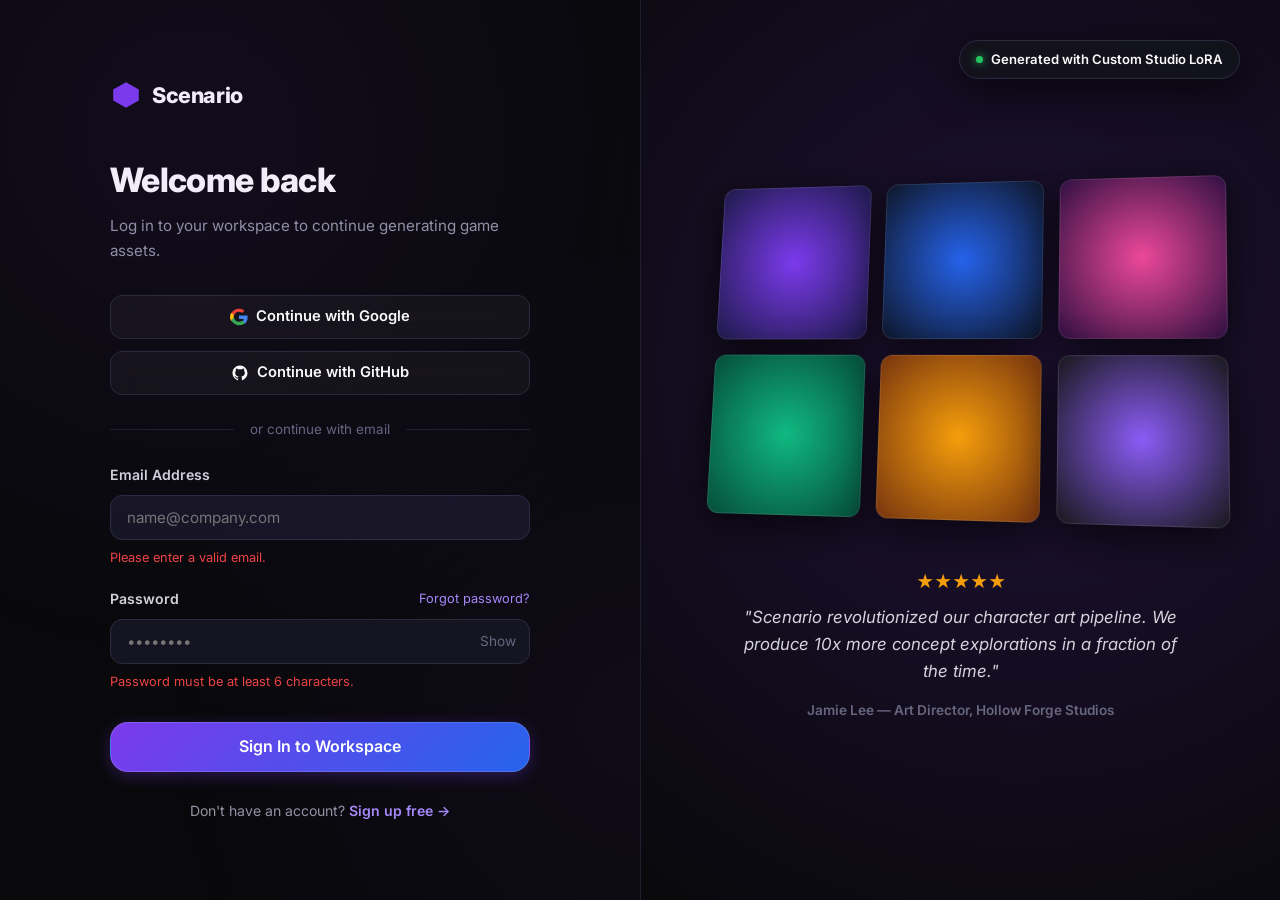
<file: pages/login.html>
<!DOCTYPE html>

<html lang="en">
<head>
<meta charset="utf-8"/>
<meta content="width=device-width, initial-scale=1.0" name="viewport"/>
<title>Sign In – Scenario</title>
<meta content="Sign in to your Scenario AI creative production workspace." name="description"/>
<link href="https://fonts.googleapis.com" rel="preconnect"/>
<link crossorigin="" href="https://fonts.gstatic.com" rel="preconnect"/>
<link href="https://fonts.googleapis.com/css2?family=Inter:wght@300;400;500;600;700;800;900&amp;display=swap" rel="stylesheet"/>
<link href="../css/main.css" rel="stylesheet"/>
<link href="../css/animations.css" rel="stylesheet"/>
<link href="../css/responsive.css" rel="stylesheet"/>
<link href="../assets/icons/favicon.svg" rel="icon" type="image/svg+xml"/>
<style>
    .auth-split {
      display: grid;
      grid-template-columns: 1fr 1fr;
      min-height: 100vh;
    }
    .auth-form-side {
      display: flex;
      flex-direction: column;
      justify-content: center;
      padding: 60px 80px;
      background: var(--bg-base);
    }
    .auth-visual-side {
      background: radial-gradient(circle at 60% 40%, #1e1035, #09090b);
      border-left: 1px solid var(--border-subtle);
      display: flex;
      flex-direction: column;
      align-items: center;
      justify-content: center;
      padding: 60px;
      position: relative;
      overflow: hidden;
    }
    .art-mosaic {
      display: grid;
      grid-template-columns: repeat(3, 1fr);
      gap: 16px;
      width: 100%;
      max-width: 520px;
      transform: perspective(1000px) rotateY(-10deg) rotateX(8deg);
      transition: transform var(--transition-slow);
    }
    .art-mosaic:hover {
      transform: perspective(1000px) rotateY(-4deg) rotateX(3deg);
    }
    .art-mosaic-tile {
      aspect-ratio: 1;
      border-radius: var(--radius-md);
      border: 1px solid rgba(255,255,255,0.1);
      box-shadow: var(--shadow-lg);
    }
    @media (max-width: 1024px) {
      .auth-split { grid-template-columns: 1fr; }
      .auth-visual-side { display: none; }
      .auth-form-side { padding: 40px 24px; }
    }
  </style>
</head>
<body class="dark">
<div class="auth-split">
<!-- Form Side -->
<div class="auth-form-side">
<div style="max-width: 420px; width: 100%; margin: 0 auto;">
<a class="nav-logo" href="../index.html" style="margin-bottom: 40px;">
<svg fill="none" height="32" viewbox="0 0 40 40" width="32">
<path d="M20 4L36 13V27L20 36L4 27V13L20 4Z" fill="url(#loginGrad)"></path>
<defs><lineargradient id="loginGrad" x1="0" x2="40" y1="0" y2="40"><stop offset="0%" stop-color="#7c3aed"></stop><stop offset="100%" stop-color="#2563eb"></stop></lineargradient></defs>
</svg>
<span style="font-size: 1.35rem;">Scenario</span>
</a>
<h1 style="font-size: 2.1rem; font-weight: 800; letter-spacing: -0.02em; margin-bottom: 8px;">Welcome back</h1>
<p style="color: var(--text-muted); font-size: 0.95rem; margin-bottom: 32px;">Log in to your workspace to continue generating game assets.</p>
<!-- Social Buttons -->
<div style="display: flex; flex-direction: column; gap: 12px; margin-bottom: 24px;">
<button class="btn btn-secondary w-full" onclick="handleSocialAuth('Google')" style="padding: 12px; font-weight: 600;">
<svg height="18" viewbox="0 0 24 24" width="18"><path d="M12 5c1.6 0 3 .6 4.1 1.7l3.1-3.1C17.3 1.8 14.8 1 12 1 7.4 1 3.5 3.6 1.6 7.4l3.7 2.9C6.2 7.1 8.8 5 12 5z" fill="#EA4335"></path><path d="M23.5 12.3c0-.8-.1-1.6-.2-2.3H12v4.5h6.5c-.3 1.5-1.1 2.8-2.4 3.7l3.7 2.9c2.2-2 3.7-5 3.7-8.8z" fill="#4285F4"></path><path d="M5.3 14.7c-.2-.7-.4-1.5-.4-2.7s.1-2 .4-2.7L1.6 6.4C.6 8.3 0 10.1 0 12s.6 3.7 1.6 5.6l3.7-2.9z" fill="#FBBC05"></path><path d="M12 23c3.2 0 6-1.1 8-3l-3.7-2.9c-1.1.7-2.5 1.2-4.3 1.2-3.2 0-5.8-2.1-6.7-5.3L1.6 16C3.5 19.8 7.4 23 12 23z" fill="#34A853"></path></svg>
            Continue with Google
          </button>
<button class="btn btn-secondary w-full" onclick="handleSocialAuth('GitHub')" style="padding: 12px; font-weight: 600;">
<svg fill="currentColor" height="18" viewbox="0 0 24 24" width="18"><path d="M12 2C6.477 2 2 6.477 2 12c0 4.42 2.87 8.17 6.84 9.5.5.08.66-.23.66-.5v-1.69c-2.77.6-3.36-1.34-3.36-1.34-.46-1.16-1.11-1.47-1.11-1.47-.91-.62.07-.6.07-.6 1 .07 1.53 1.03 1.53 1.03.87 1.52 2.34 1.07 2.91.83.09-.65.35-1.09.63-1.34-2.22-.25-4.55-1.11-4.55-4.92 0-1.11.38-2 1.03-2.71-.1-.25-.45-1.29.1-2.64 0 0 .84-.27 2.75 1.02.79-.22 1.65-.33 2.5-.33.85 0 1.71.11 2.5.33 1.91-1.29 2.75-1.02 2.75-1.02.55 1.35.2 2.39.1 2.64.65.71 1.03 1.6 1.03 2.71 0 3.82-2.34 4.66-4.57 4.91.36.31.69.92.69 1.85V21c0 .27.16.59.67.5C19.14 20.16 22 16.42 22 12A10 10 0 0 0 12 2z"></path></svg>
            Continue with GitHub
          </button>
</div>
<div class="divider">or continue with email</div>
<!-- Form -->
<form id="loginForm" onsubmit="handleLoginSubmit(event)">
<div class="form-group">
<label class="form-label">Email Address</label>
<input autocomplete="email" class="form-input" id="email" placeholder="name@company.com" required="" type="email"/>
<span class="form-error" id="emailError">Please enter a valid email.</span>
</div>
<div class="form-group">
<div style="display: flex; justify-content: space-between; align-items: center;">
<label class="form-label">Password</label>
<a href="#" onclick="window.Toast?.info('Password reset instructions sent to your email.')" style="font-size: 0.8rem; color: var(--purple-400);">Forgot password?</a>
</div>
<div style="position: relative;">
<input autocomplete="current-password" class="form-input" id="password" placeholder="••••••••" required="" type="password"/>
<button id="togglePasswordBtn" onclick="togglePasswordVisibility()" style="position: absolute; right: 14px; top: 50%; transform: translateY(-50%); color: var(--text-subtle); font-size: 0.85rem;" type="button">Show</button>
</div>
<span class="form-error" id="passwordError">Password must be at least 6 characters.</span>
</div>
<button class="btn btn-primary w-full btn-lg" style="margin-top: 10px;" type="submit">Sign In to Workspace</button>
</form>
<p style="text-align: center; font-size: 0.88rem; color: var(--text-muted); margin-top: 28px;">
          Don't have an account? <a href="signup.html" style="color: var(--purple-400); font-weight: 600;">Sign up free →</a>
</p>
</div>
</div>
<!-- Visual Side -->
<div class="auth-visual-side">
<div class="float-badge" style="top: 40px; right: 40px; z-index: 10;">
<span class="badge-dot"></span>
<span>Generated with Custom Studio LoRA</span>
</div>
<div class="art-mosaic">
<div class="art-mosaic-tile" style="background: radial-gradient(circle, #7c3aed, #1e1b4b);"></div>
<div class="art-mosaic-tile" style="background: radial-gradient(circle, #2563eb, #0f172a);"></div>
<div class="art-mosaic-tile" style="background: radial-gradient(circle, #ec4899, #311042);"></div>
<div class="art-mosaic-tile" style="background: radial-gradient(circle, #10b981, #064e3b);"></div>
<div class="art-mosaic-tile" style="background: radial-gradient(circle, #f59e0b, #78350f);"></div>
<div class="art-mosaic-tile" style="background: radial-gradient(circle, #8b5cf6, #18181b);"></div>
</div>
<div style="margin-top: 50px; text-align: center; max-width: 440px;">
<div style="color: #f59e0b; font-size: 1.1rem; margin-bottom: 8px;">★★★★★</div>
<p style="font-size: 1.05rem; line-height: 1.6; color: var(--text-secondary); font-style: italic; margin-bottom: 12px;">"Scenario revolutionized our character art pipeline. We produce 10x more concept explorations in a fraction of the time."</p>
<span style="font-size: 0.85rem; color: var(--text-subtle); font-weight: 600;">Jamie Lee — Art Director, Hollow Forge Studios</span>
</div>
</div>
</div>
<div class="toast-container" id="toast-container"></div>
<script src="../js/animations.js"></script>
<script src="../js/navigation.js"></script>
<script src="../js/main.js"></script>
<script>
    function togglePasswordVisibility() {
      const pwd = document.getElementById('password');
      const btn = document.getElementById('togglePasswordBtn');
      if (pwd.type === 'password') {
        pwd.type = 'text';
        btn.textContent = 'Hide';
      } else {
        pwd.type = 'password';
        btn.textContent = 'Show';
      }
    }

    function handleSocialAuth(provider) {
      window.Toast?.info(`Redirecting to ${provider} OAuth authentication...`);
      setTimeout(() => {
        window.Toast?.success(`Signed in via ${provider}! Redirecting to workspace...`);
        setTimeout(() => window.location.href = '../index.html', 1500);
      }, 800);
    }

    function handleLoginSubmit(e) {
      e.preventDefault();
      const email = document.getElementById('email').value.trim();
      const password = document.getElementById('password').value;
      let valid = true;

      if (!email.includes('@')) {
        document.getElementById('emailError').style.display = 'block';
        valid = false;
      } else {
        document.getElementById('emailError').style.display = 'none';
      }

      if (password.length < 6) {
        document.getElementById('passwordError').style.display = 'block';
        valid = false;
      } else {
        document.getElementById('passwordError').style.display = 'none';
      }

      if (valid) {
        window.Toast?.success('Authentication successful! Loading studio dashboard...');
        setTimeout(() => window.location.href = '../index.html', 1200);
      }
    }
  </script>
<script src="../js/scenario-interactions.js"></script></body>
</html>
</file>
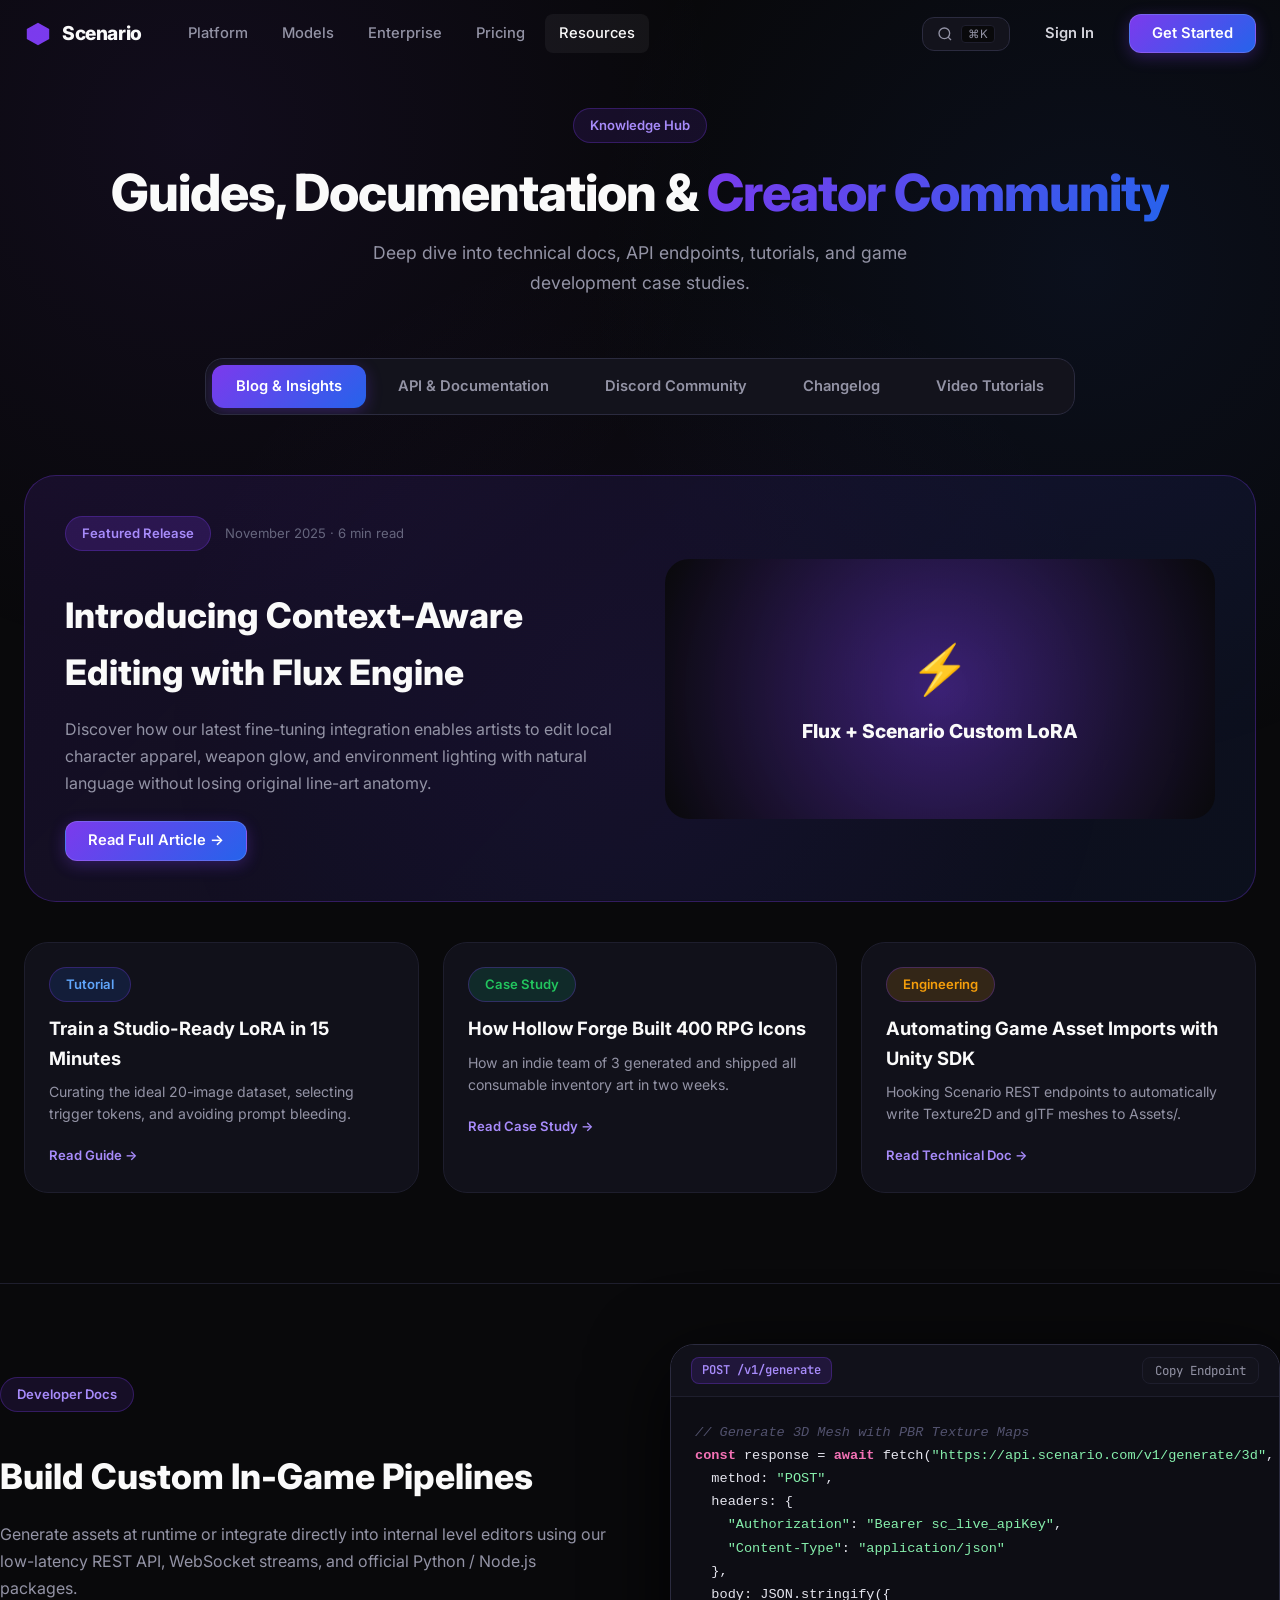
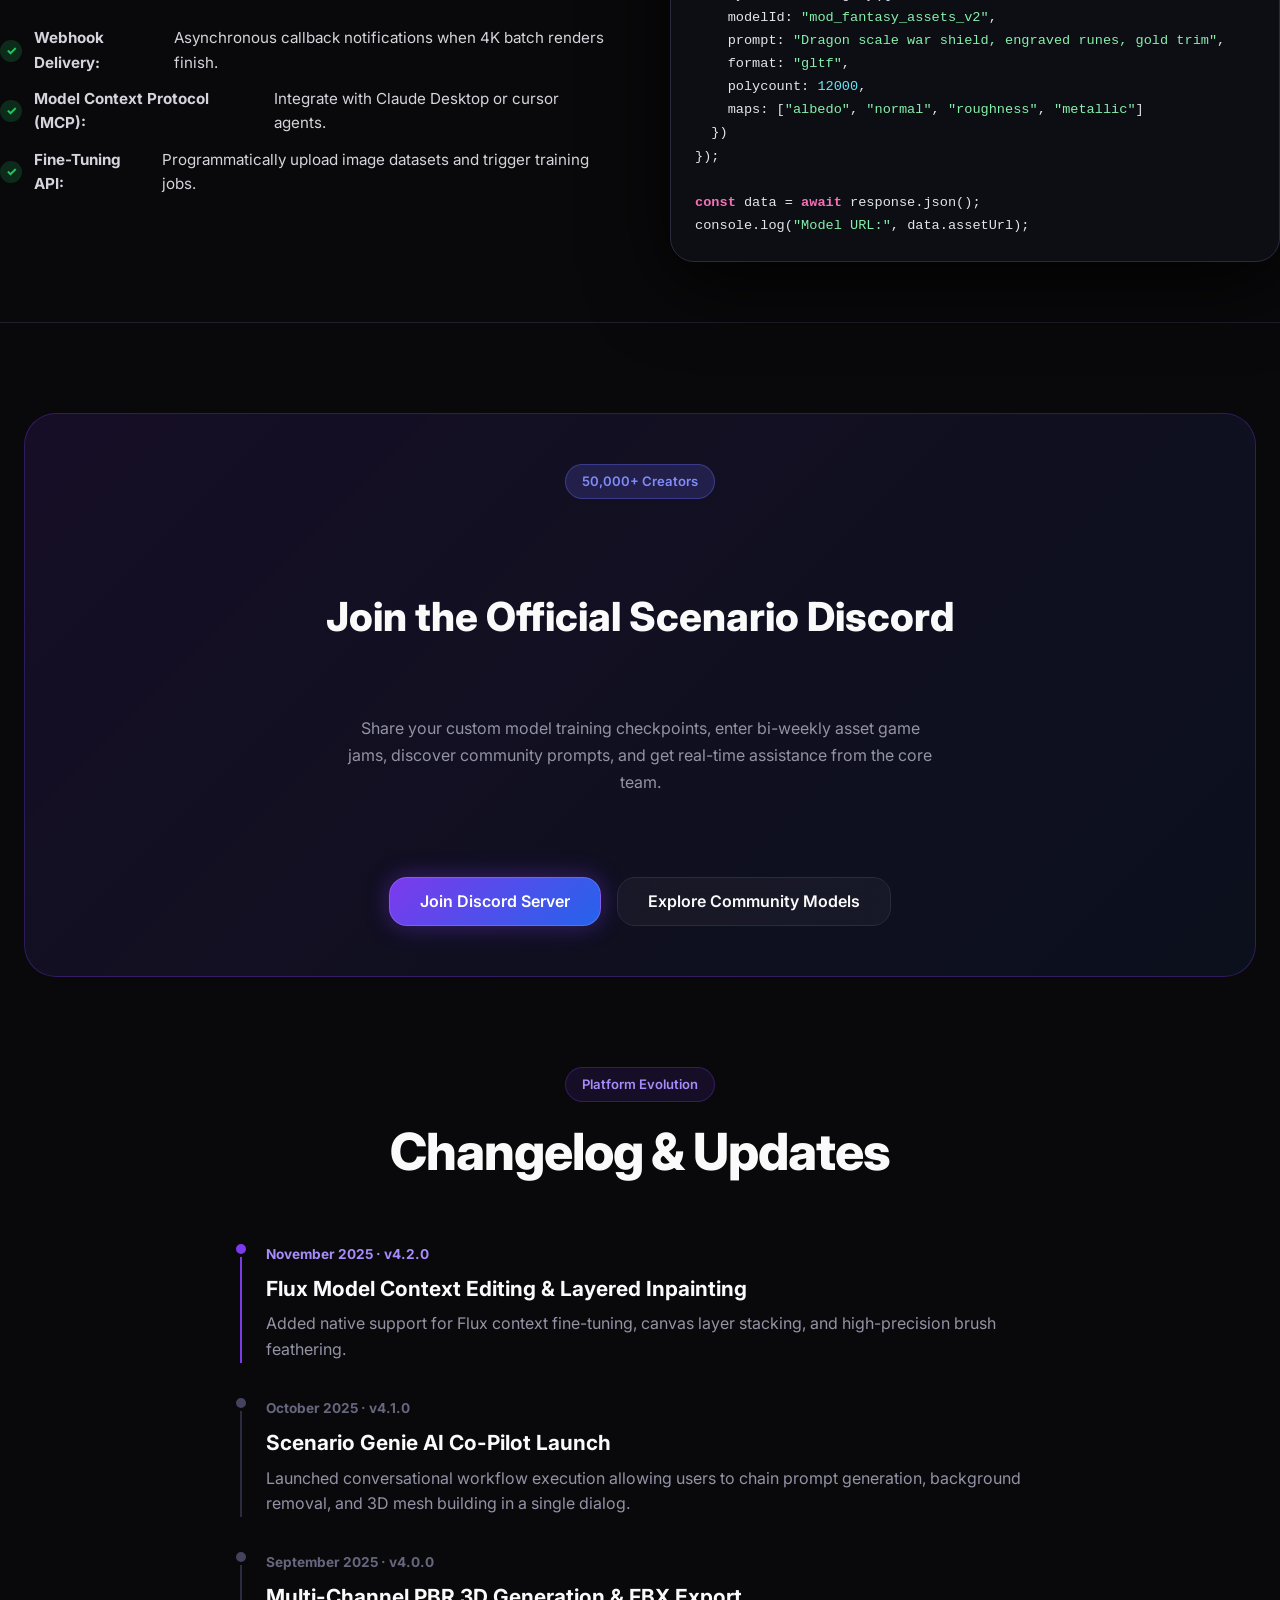
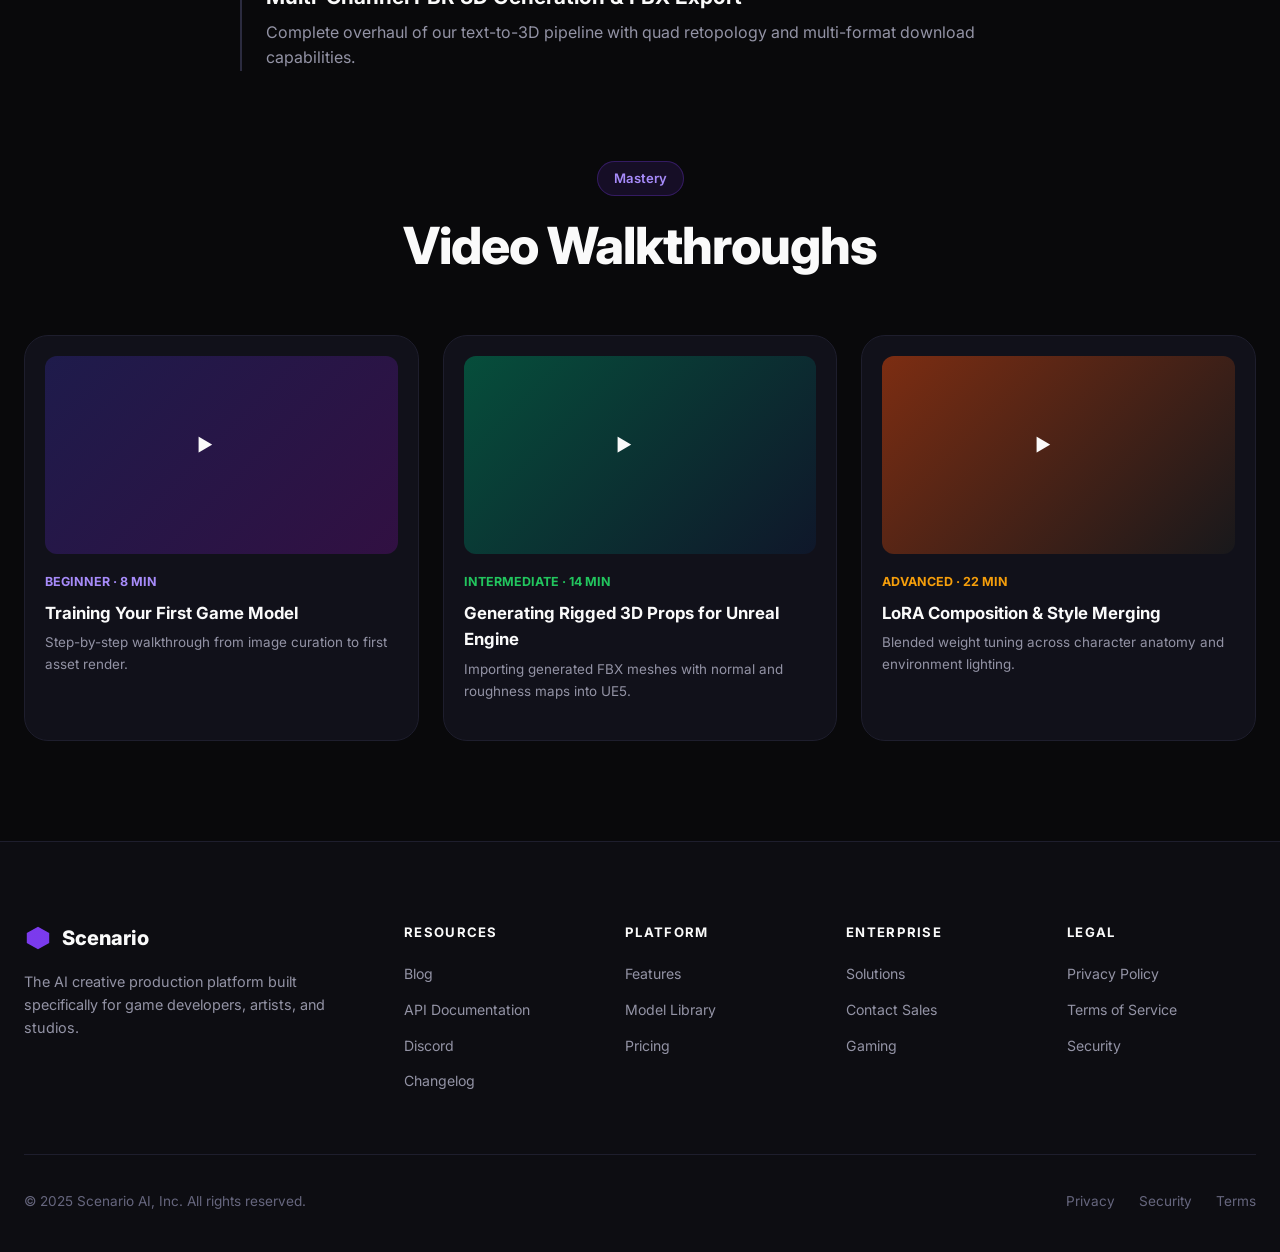
<file: pages/resources.html>
<!DOCTYPE html>

<html lang="en">
<head>
<meta charset="utf-8"/>
<meta content="width=device-width, initial-scale=1.0" name="viewport"/>
<title>Resources, Docs &amp; Community – Scenario</title>
<meta content="Tutorials, API documentation, changelog, and community showcase for game developers building with Scenario AI." name="description"/>
<link href="https://fonts.googleapis.com" rel="preconnect"/>
<link crossorigin="" href="https://fonts.gstatic.com" rel="preconnect"/>
<link href="https://fonts.googleapis.com/css2?family=Inter:wght@300;400;500;600;700;800;900&amp;family=JetBrains+Mono:wght@400;500&amp;display=swap" rel="stylesheet"/>
<link href="../css/main.css" rel="stylesheet"/>
<link href="../css/animations.css" rel="stylesheet"/>
<link href="../css/responsive.css" rel="stylesheet"/>
<link href="../assets/icons/favicon.svg" rel="icon" type="image/svg+xml"/>
</head>
<body class="dark">
<!-- Command Palette -->
<div aria-hidden="true" class="command-palette-overlay" id="command-palette">
<div aria-label="Command palette" class="command-palette-modal" role="dialog">
<div class="command-palette-search">
<svg class="search-icon" fill="none" height="18" stroke="currentColor" stroke-width="2" viewbox="0 0 24 24" width="18">
<circle cx="11" cy="11" r="8"></circle><path d="m21 21-4.35-4.35"></path>
</svg>
<input autocomplete="off" id="cmd-input" placeholder="Search resources, API endpoints, tutorials…" type="text"/>
<kbd class="esc-hint">ESC</kbd>
</div>
<div class="command-palette-results" id="cmd-results"></div>
<div class="command-palette-footer">
<span><kbd>↑↓</kbd> Navigate</span>
<span><kbd>↵</kbd> Select</span>
<span><kbd>ESC</kbd> Close</span>
</div>
</div>
</div>
<!-- Navigation Header -->
<header class="nav-header" id="navbar">
<nav class="nav-container">
<a class="nav-logo" href="../index.html">
<svg fill="none" height="28" viewbox="0 0 40 40" width="28">
<path d="M20 4L36 13V27L20 36L4 27V13L20 4Z" fill="url(#navGrad)"></path>
<defs>
<lineargradient id="navGrad" x1="0" x2="40" y1="0" y2="40">
<stop offset="0%" stop-color="#7c3aed"></stop>
<stop offset="100%" stop-color="#2563eb"></stop>
</lineargradient>
</defs>
</svg>
<span>Scenario</span>
</a>
<ul class="nav-links" id="navLinks">
<li class="nav-item"><a class="nav-link" href="platform.html">Platform</a></li>
<li class="nav-item"><a class="nav-link" href="models.html">Models</a></li>
<li class="nav-item"><a class="nav-link" href="enterprise.html">Enterprise</a></li>
<li class="nav-item"><a class="nav-link" href="pricing.html">Pricing</a></li>
<li class="nav-item"><a class="nav-link active" href="resources.html">Resources</a></li>
</ul>
<div class="nav-actions">
<button aria-label="Open command palette" class="nav-search-btn" id="cmdPaletteBtn">
<svg fill="none" height="16" stroke="currentColor" stroke-width="2" viewbox="0 0 24 24" width="16">
<circle cx="11" cy="11" r="8"></circle><path d="m21 21-4.35-4.35"></path>
</svg>
<kbd>⌘K</kbd>
</button>
<a class="btn btn-ghost" href="login.html">Sign In</a>
<a class="btn btn-primary" href="signup.html">Get Started</a>
<button aria-label="Open menu" class="hamburger" id="hamburger">
<span></span><span></span><span></span>
</button>
</div>
</nav>
</header>
<main style="padding-top: calc(var(--nav-height) + 40px);">
<!-- Hero -->
<section class="container" style="text-align: center; margin-bottom: 60px;">
<span class="section-badge">Knowledge Hub</span>
<h1 class="section-title">Guides, Documentation &amp; <span class="gradient-text">Creator Community</span></h1>
<p class="section-subtitle">Deep dive into technical docs, API endpoints, tutorials, and game development case studies.</p>
</section>
<!-- Sub Navigation Tabs -->
<section class="container" style="margin-bottom: 60px;">
<div class="feature-tabs" style="max-width: 100%; overflow-x: auto;">
<a class="feature-tab active" href="#blog">Blog &amp; Insights</a>
<a class="feature-tab" href="#docs">API &amp; Documentation</a>
<a class="feature-tab" href="#community">Discord Community</a>
<a class="feature-tab" href="#changelog">Changelog</a>
<a class="feature-tab" href="#tutorials">Video Tutorials</a>
</div>
</section>
<!-- 1. Featured Blog & Articles -->
<section class="container" id="blog" style="margin-bottom: 90px;">
<!-- Featured Post -->
<div class="genie-card" style="padding: 40px; margin-bottom: 40px; grid-template-columns: 1fr 1fr;">
<div>
<span class="badge" style="background: rgba(124,58,237,0.2); color: var(--purple-400);">Featured Release</span>
<span style="font-size: 0.82rem; color: var(--text-subtle); margin-left: 10px;">November 2025 · 6 min read</span>
<h2 style="font-size: 2.2rem; font-weight: 800; margin: 16px 0;">Introducing Context-Aware Editing with Flux Engine</h2>
<p style="color: var(--text-muted); line-height: 1.7; margin-bottom: 24px;">Discover how our latest fine-tuning integration enables artists to edit local character apparel, weapon glow, and environment lighting with natural language without losing original line-art anatomy.</p>
<a class="btn btn-primary" href="#">Read Full Article →</a>
</div>
<div style="background: radial-gradient(circle at center, #7c3aed66, #09090b); border-radius: var(--radius-xl); min-height: 260px; display: flex; align-items: center; justify-content: center;">
<div style="text-align: center; padding: 20px;">
<div style="font-size: 3rem; margin-bottom: 8px;">⚡</div>
<div style="font-weight: 800; font-size: 1.2rem;">Flux + Scenario Custom LoRA</div>
</div>
</div>
</div>
<!-- Articles Grid -->
<div style="display: grid; grid-template-columns: repeat(3, 1fr); gap: 24px;">
<div class="app-card" style="padding: 24px;">
<span class="badge" style="background: rgba(37,99,235,0.15); color: var(--blue-400); margin-bottom: 12px;">Tutorial</span>
<h3 style="font-size: 1.15rem; margin-bottom: 8px;">Train a Studio-Ready LoRA in 15 Minutes</h3>
<p style="font-size: 0.88rem; color: var(--text-muted); line-height: 1.6; margin-bottom: 16px;">Curating the ideal 20-image dataset, selecting trigger tokens, and avoiding prompt bleeding.</p>
<span style="font-size: 0.82rem; color: var(--purple-400); font-weight: 600;">Read Guide →</span>
</div>
<div class="app-card" style="padding: 24px;">
<span class="badge" style="background: rgba(16,185,129,0.15); color: var(--success); margin-bottom: 12px;">Case Study</span>
<h3 style="font-size: 1.15rem; margin-bottom: 8px;">How Hollow Forge Built 400 RPG Icons</h3>
<p style="font-size: 0.88rem; color: var(--text-muted); line-height: 1.6; margin-bottom: 16px;">How an indie team of 3 generated and shipped all consumable inventory art in two weeks.</p>
<span style="font-size: 0.82rem; color: var(--purple-400); font-weight: 600;">Read Case Study →</span>
</div>
<div class="app-card" style="padding: 24px;">
<span class="badge" style="background: rgba(245,158,11,0.15); color: var(--warning); margin-bottom: 12px;">Engineering</span>
<h3 style="font-size: 1.15rem; margin-bottom: 8px;">Automating Game Asset Imports with Unity SDK</h3>
<p style="font-size: 0.88rem; color: var(--text-muted); line-height: 1.6; margin-bottom: 16px;">Hooking Scenario REST endpoints to automatically write Texture2D and glTF meshes to Assets/.</p>
<span style="font-size: 0.82rem; color: var(--purple-400); font-weight: 600;">Read Technical Doc →</span>
</div>
</div>
</section>
<!-- 2. Documentation & API Reference -->
<section class="container" id="docs" style="margin-bottom: 90px; padding: 60px 0; border-top: 1px solid var(--border-subtle); border-bottom: 1px solid var(--border-subtle);">
<div class="api-split">
<div>
<span class="section-badge">Developer Docs</span>
<h2 style="font-size: 2.2rem; font-weight: 800; margin: 16px 0;">Build Custom In-Game Pipelines</h2>
<p style="color: var(--text-muted); line-height: 1.7; margin-bottom: 24px;">Generate assets at runtime or integrate directly into internal level editors using our low-latency REST API, WebSocket streams, and official Python / Node.js packages.</p>
<ul class="feature-list">
<li><span class="check">✓</span> <strong>Webhook Delivery:</strong> Asynchronous callback notifications when 4K batch renders finish.</li>
<li><span class="check">✓</span> <strong>Model Context Protocol (MCP):</strong> Integrate with Claude Desktop or cursor agents.</li>
<li><span class="check">✓</span> <strong>Fine-Tuning API:</strong> Programmatically upload image datasets and trigger training jobs.</li>
</ul>
</div>
<div class="code-block">
<div class="code-header">
<span class="code-lang-badge">POST /v1/generate</span>
<button class="copy-btn" onclick="copyCode(this)">Copy Endpoint</button>
</div>
<pre class="code-pre"><code><span class="code-comment">// Generate 3D Mesh with PBR Texture Maps</span>
<span class="code-keyword">const</span> response = <span class="code-keyword">await</span> fetch(<span class="code-string">"https://api.scenario.com/v1/generate/3d"</span>, {
  method: <span class="code-string">"POST"</span>,
  headers: {
    <span class="code-string">"Authorization"</span>: <span class="code-string">"Bearer sc_live_apiKey"</span>,
    <span class="code-string">"Content-Type"</span>: <span class="code-string">"application/json"</span>
  },
  body: JSON.stringify({
    modelId: <span class="code-string">"mod_fantasy_assets_v2"</span>,
    prompt: <span class="code-string">"Dragon scale war shield, engraved runes, gold trim"</span>,
    format: <span class="code-string">"gltf"</span>,
    polycount: <span class="code-number">12000</span>,
    maps: [<span class="code-string">"albedo"</span>, <span class="code-string">"normal"</span>, <span class="code-string">"roughness"</span>, <span class="code-string">"metallic"</span>]
  })
});

<span class="code-keyword">const</span> data = <span class="code-keyword">await</span> response.json();
console.log(<span class="code-string">"Model URL:"</span>, data.assetUrl);</code></pre>
</div>
</div>
</section>
<!-- 3. Discord & Community -->
<section class="container" id="community" style="margin-bottom: 90px;">
<div class="genie-card" style="padding: 50px; text-align: center; display: flex; flex-direction: column; align-items: center;">
<span class="section-badge" style="background: rgba(99,102,241,0.2); color: #818cf8; border-color: rgba(99,102,241,0.4);">50,000+ Creators</span>
<h2 style="font-size: 2.5rem; font-weight: 800; margin: 16px 0;">Join the Official Scenario Discord</h2>
<p style="color: var(--text-muted); max-width: 600px; line-height: 1.7; margin-bottom: 30px;">Share your custom model training checkpoints, enter bi-weekly asset game jams, discover community prompts, and get real-time assistance from the core team.</p>
<div style="display: flex; gap: 16px;">
<a class="btn btn-primary btn-lg btn-glow" href="#">Join Discord Server</a>
<a class="btn btn-secondary btn-lg" href="models.html#community">Explore Community Models</a>
</div>
</div>
</section>
<!-- 4. Changelog Timeline -->
<section class="container" id="changelog" style="margin-bottom: 90px;">
<div class="section-header">
<span class="section-badge">Platform Evolution</span>
<h2 class="section-title">Changelog &amp; Updates</h2>
</div>
<div style="max-width: 800px; margin: 0 auto; display: flex; flex-direction: column; gap: 32px;">
<div style="border-left: 2px solid var(--purple-600); padding-left: 24px; position: relative;">
<div style="position: absolute; left: -9px; top: 0; width: 16px; height: 16px; border-radius: 50%; background: var(--purple-600); border: 3px solid var(--bg-base);"></div>
<span style="font-size: 0.85rem; color: var(--purple-400); font-weight: 700;">November 2025 · v4.2.0</span>
<h3 style="font-size: 1.3rem; margin: 6px 0;">Flux Model Context Editing &amp; Layered Inpainting</h3>
<p style="color: var(--text-muted); line-height: 1.6;">Added native support for Flux context fine-tuning, canvas layer stacking, and high-precision brush feathering.</p>
</div>
<div style="border-left: 2px solid var(--border-base); padding-left: 24px; position: relative;">
<div style="position: absolute; left: -9px; top: 0; width: 16px; height: 16px; border-radius: 50%; background: var(--border-strong); border: 3px solid var(--bg-base);"></div>
<span style="font-size: 0.85rem; color: var(--text-subtle); font-weight: 700;">October 2025 · v4.1.0</span>
<h3 style="font-size: 1.3rem; margin: 6px 0;">Scenario Genie AI Co-Pilot Launch</h3>
<p style="color: var(--text-muted); line-height: 1.6;">Launched conversational workflow execution allowing users to chain prompt generation, background removal, and 3D mesh building in a single dialog.</p>
</div>
<div style="border-left: 2px solid var(--border-base); padding-left: 24px; position: relative;">
<div style="position: absolute; left: -9px; top: 0; width: 16px; height: 16px; border-radius: 50%; background: var(--border-strong); border: 3px solid var(--bg-base);"></div>
<span style="font-size: 0.85rem; color: var(--text-subtle); font-weight: 700;">September 2025 · v4.0.0</span>
<h3 style="font-size: 1.3rem; margin: 6px 0;">Multi-Channel PBR 3D Generation &amp; FBX Export</h3>
<p style="color: var(--text-muted); line-height: 1.6;">Complete overhaul of our text-to-3D pipeline with quad retopology and multi-format download capabilities.</p>
</div>
</div>
</section>
<!-- 5. Video Tutorials -->
<section class="container" id="tutorials" style="margin-bottom: 100px;">
<div class="section-header">
<span class="section-badge">Mastery</span>
<h2 class="section-title">Video Walkthroughs</h2>
</div>
<div style="display: grid; grid-template-columns: repeat(3, 1fr); gap: 24px;">
<div class="app-card" style="padding: 20px;">
<div style="aspect-ratio: 16/9; background: linear-gradient(135deg, #1e1b4b, #311042); border-radius: var(--radius-md); display: flex; align-items: center; justify-content: center; margin-bottom: 14px;">
<div class="video-play-btn" style="width: 48px; height: 48px; font-size: 1.1rem;">▶</div>
</div>
<span style="font-size: 0.78rem; color: var(--purple-400); font-weight: 700;">BEGINNER · 8 MIN</span>
<h4 style="font-size: 1.05rem; margin: 6px 0;">Training Your First Game Model</h4>
<p style="font-size: 0.84rem; color: var(--text-muted);">Step-by-step walkthrough from image curation to first asset render.</p>
</div>
<div class="app-card" style="padding: 20px;">
<div style="aspect-ratio: 16/9; background: linear-gradient(135deg, #064e3b, #0f172a); border-radius: var(--radius-md); display: flex; align-items: center; justify-content: center; margin-bottom: 14px;">
<div class="video-play-btn" style="width: 48px; height: 48px; font-size: 1.1rem;">▶</div>
</div>
<span style="font-size: 0.78rem; color: var(--success); font-weight: 700;">INTERMEDIATE · 14 MIN</span>
<h4 style="font-size: 1.05rem; margin: 6px 0;">Generating Rigged 3D Props for Unreal Engine</h4>
<p style="font-size: 0.84rem; color: var(--text-muted);">Importing generated FBX meshes with normal and roughness maps into UE5.</p>
</div>
<div class="app-card" style="padding: 20px;">
<div style="aspect-ratio: 16/9; background: linear-gradient(135deg, #7c2d12, #18181b); border-radius: var(--radius-md); display: flex; align-items: center; justify-content: center; margin-bottom: 14px;">
<div class="video-play-btn" style="width: 48px; height: 48px; font-size: 1.1rem;">▶</div>
</div>
<span style="font-size: 0.78rem; color: var(--warning); font-weight: 700;">ADVANCED · 22 MIN</span>
<h4 style="font-size: 1.05rem; margin: 6px 0;">LoRA Composition &amp; Style Merging</h4>
<p style="font-size: 0.84rem; color: var(--text-muted);">Blended weight tuning across character anatomy and environment lighting.</p>
</div>
</div>
</section>
</main>
<!-- Footer -->
<footer class="site-footer">
<div class="container">
<div class="footer-top">
<div class="footer-brand">
<a class="footer-logo" href="../index.html">
<svg fill="none" height="28" viewbox="0 0 40 40" width="28">
<path d="M20 4L36 13V27L20 36L4 27V13L20 4Z" fill="url(#footerGrad)"></path>
<defs><lineargradient id="footerGrad" x1="0" x2="40" y1="0" y2="40"><stop offset="0%" stop-color="#7c3aed"></stop><stop offset="100%" stop-color="#2563eb"></stop></lineargradient></defs>
</svg>
<span>Scenario</span>
</a>
<p class="footer-tagline">The AI creative production platform built specifically for game developers, artists, and studios.</p>
</div>
<div class="footer-links-grid">
<div class="footer-col">
<h4>Resources</h4>
<ul>
<li><a href="#blog">Blog</a></li>
<li><a href="#docs">API Documentation</a></li>
<li><a href="#community">Discord</a></li>
<li><a href="#changelog">Changelog</a></li>
</ul>
</div>
<div class="footer-col">
<h4>Platform</h4>
<ul>
<li><a href="platform.html">Features</a></li>
<li><a href="models.html">Model Library</a></li>
<li><a href="pricing.html">Pricing</a></li>
</ul>
</div>
<div class="footer-col">
<h4>Enterprise</h4>
<ul>
<li><a href="enterprise.html">Solutions</a></li>
<li><a href="enterprise.html#contact">Contact Sales</a></li>
<li><a href="enterprise.html#gaming">Gaming</a></li>
</ul>
</div>
<div class="footer-col">
<h4>Legal</h4>
<ul>
<li><a href="#">Privacy Policy</a></li>
<li><a href="#">Terms of Service</a></li>
<li><a href="#">Security</a></li>
</ul>
</div>
</div>
</div>
<div class="footer-bottom">
<p>© 2025 Scenario AI, Inc. All rights reserved.</p>
<div class="footer-legal">
<a href="#">Privacy</a>
<a href="#">Security</a>
<a href="#">Terms</a>
</div>
</div>
</div>
</footer>
<script src="../js/animations.js"></script>
<script src="../js/navigation.js"></script>
<script src="../js/main.js"></script>
<script src="../js/scenario-interactions.js"></script></body>
</html>
</file>
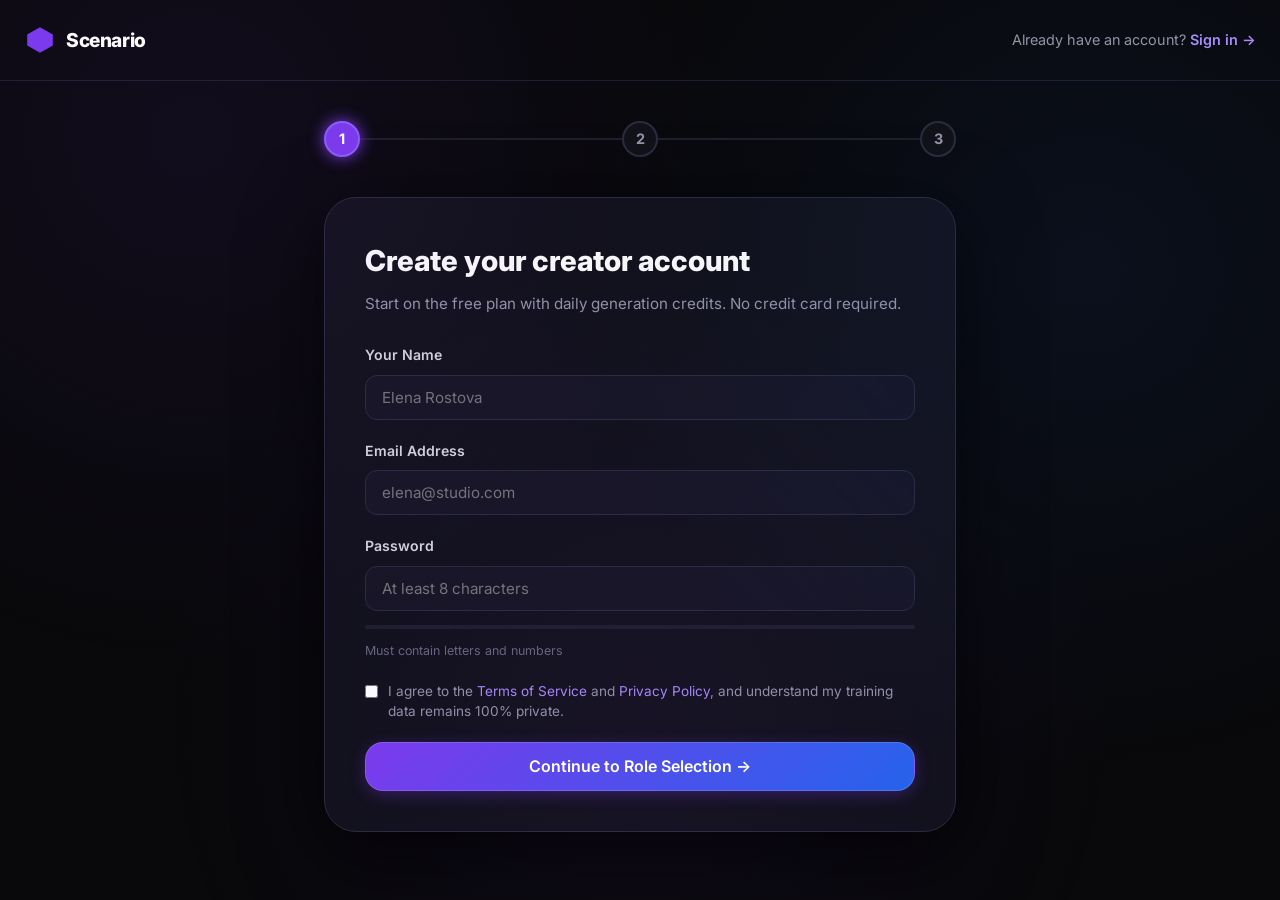
<file: pages/signup.html>
<!DOCTYPE html>

<html lang="en">
<head>
<meta charset="utf-8"/>
<meta content="width=device-width, initial-scale=1.0" name="viewport"/>
<title>Get Started Free – Scenario</title>
<meta content="Create your free Scenario AI account. Start generating style-consistent game assets in minutes." name="description"/>
<link href="https://fonts.googleapis.com" rel="preconnect"/>
<link crossorigin="" href="https://fonts.gstatic.com" rel="preconnect"/>
<link href="https://fonts.googleapis.com/css2?family=Inter:wght@300;400;500;600;700;800;900&amp;display=swap" rel="stylesheet"/>
<link href="../css/main.css" rel="stylesheet"/>
<link href="../css/animations.css" rel="stylesheet"/>
<link href="../css/responsive.css" rel="stylesheet"/>
<link href="../assets/icons/favicon.svg" rel="icon" type="image/svg+xml"/>
<style>
    .wizard-container {
      max-width: 680px;
      margin: 40px auto 80px auto;
      padding: 0 24px;
    }
    .wizard-step-indicator {
      display: flex;
      align-items: center;
      justify-content: space-between;
      margin-bottom: 40px;
      position: relative;
    }
    .wizard-step-indicator::before {
      content: '';
      position: absolute;
      top: 50%;
      left: 0;
      right: 0;
      height: 2px;
      background: var(--border-subtle);
      z-index: 0;
      transform: translateY(-50%);
    }
    .step-node {
      width: 36px;
      height: 36px;
      border-radius: 50%;
      background: var(--bg-card);
      border: 2px solid var(--border-base);
      display: flex;
      align-items: center;
      justify-content: center;
      font-weight: 700;
      font-size: 0.9rem;
      color: var(--text-muted);
      position: relative;
      z-index: 1;
      transition: all var(--transition-base);
    }
    .step-node.active {
      border-color: var(--purple-500);
      background: var(--purple-600);
      color: #fff;
      box-shadow: 0 0 16px var(--purple-600);
    }
    .step-node.completed {
      border-color: var(--success);
      background: var(--success);
      color: #fff;
    }
    .step-card {
      background: var(--bg-card);
      border: 1px solid var(--border-base);
      border-radius: var(--radius-2xl);
      padding: 40px;
      box-shadow: var(--shadow-xl);
    }
    .role-grid {
      display: grid;
      grid-template-columns: 1fr 1fr;
      gap: 16px;
      margin: 20px 0;
    }
    .role-card {
      background: var(--bg-input);
      border: 1px solid var(--border-subtle);
      border-radius: var(--radius-lg);
      padding: 20px;
      cursor: pointer;
      transition: all var(--transition-fast);
      display: flex;
      align-items: center;
      gap: 14px;
    }
    .role-card:hover {
      border-color: var(--border-strong);
      background: var(--bg-elevated);
    }
    .role-card.selected {
      border-color: var(--purple-500);
      background: rgba(124,58,237,0.15);
      box-shadow: 0 0 20px rgba(124,58,237,0.2);
    }
    .role-card-icon {
      font-size: 1.8rem;
    }
    .strength-meter {
      height: 4px;
      background: var(--border-subtle);
      border-radius: var(--radius-full);
      margin-top: 6px;
      overflow: hidden;
    }
    .strength-bar {
      height: 100%;
      width: 0%;
      transition: width var(--transition-fast), background-color var(--transition-fast);
    }
  </style>
</head>
<body class="dark">
<!-- Header -->
<header style="padding: 24px 0; border-bottom: 1px solid var(--border-subtle);">
<div class="container" style="display: flex; justify-content: space-between; align-items: center;">
<a class="nav-logo" href="../index.html">
<svg fill="none" height="32" viewbox="0 0 40 40" width="32">
<path d="M20 4L36 13V27L20 36L4 27V13L20 4Z" fill="url(#sgnGrad)"></path>
<defs><lineargradient id="sgnGrad" x1="0" x2="40" y1="0" y2="40"><stop offset="0%" stop-color="#7c3aed"></stop><stop offset="100%" stop-color="#2563eb"></stop></lineargradient></defs>
</svg>
<span>Scenario</span>
</a>
<span style="font-size: 0.9rem; color: var(--text-muted);">
        Already have an account? <a href="login.html" style="color: var(--purple-400); font-weight: 600;">Sign in →</a>
</span>
</div>
</header>
<main class="wizard-container">
<!-- Step Indicator -->
<div class="wizard-step-indicator">
<div class="step-node active" id="node1">1</div>
<div class="step-node" id="node2">2</div>
<div class="step-node" id="node3">3</div>
</div>
<!-- STEP 1: Account Info -->
<div class="step-card" id="step1">
<h1 style="font-size: 1.8rem; font-weight: 800; margin-bottom: 8px;">Create your creator account</h1>
<p style="color: var(--text-muted); font-size: 0.95rem; margin-bottom: 28px;">Start on the free plan with daily generation credits. No credit card required.</p>
<form id="step1Form" onsubmit="handleStep1Submit(event)">
<div class="form-group">
<label class="form-label">Your Name</label>
<input class="form-input" id="fullname" placeholder="Elena Rostova" required="" type="text"/>
</div>
<div class="form-group">
<label class="form-label">Email Address</label>
<input class="form-input" id="signupEmail" placeholder="elena@studio.com" required="" type="email"/>
</div>
<div class="form-group">
<label class="form-label">Password</label>
<input class="form-input" id="signupPassword" oninput="checkPasswordStrength(this.value)" placeholder="At least 8 characters" required="" type="password"/>
<div class="strength-meter">
<div class="strength-bar" id="strengthBar"></div>
</div>
<span id="strengthText" style="font-size: 0.78rem; color: var(--text-subtle); margin-top: 4px;">Must contain letters and numbers</span>
</div>
<div style="margin: 20px 0; display: flex; align-items: flex-start; gap: 10px;">
<input id="termsCheck" required="" style="margin-top: 4px; accent-color: var(--purple-600);" type="checkbox"/>
<label for="termsCheck" style="font-size: 0.85rem; color: var(--text-muted); line-height: 1.5;">
            I agree to the <a href="#" style="color: var(--purple-400);">Terms of Service</a> and <a href="#" style="color: var(--purple-400);">Privacy Policy</a>, and understand my training data remains 100% private.
          </label>
</div>
<button class="btn btn-primary w-full btn-lg" type="submit">Continue to Role Selection →</button>
</form>
</div>
<!-- STEP 2: Creative Persona -->
<div class="step-card" id="step2" style="display: none;">
<h1 style="font-size: 1.8rem; font-weight: 800; margin-bottom: 8px;">Tell us about your creative craft</h1>
<p style="color: var(--text-muted); font-size: 0.95rem; margin-bottom: 24px;">We'll tailor your default model recommendations and workflow workspace.</p>
<label class="form-label">What best describes you?</label>
<div class="role-grid">
<div class="role-card selected" onclick="selectRole(this)">
<div class="role-card-icon">🎮</div>
<div>
<div style="font-weight: 700;">Indie Game Dev</div>
<div style="font-size: 0.78rem; color: var(--text-muted);">Solo or small agile team</div>
</div>
</div>
<div class="role-card" onclick="selectRole(this)">
<div class="role-card-icon">🏢</div>
<div>
<div style="font-weight: 700;">Game Studio</div>
<div style="font-size: 0.78rem; color: var(--text-muted);">Multi-title AA / AAA studio</div>
</div>
</div>
<div class="role-card" onclick="selectRole(this)">
<div class="role-card-icon">🧊</div>
<div>
<div style="font-weight: 700;">3D / Texture Artist</div>
<div style="font-size: 0.78rem; color: var(--text-muted);">PBR &amp; mesh specialist</div>
</div>
</div>
<div class="role-card" onclick="selectRole(this)">
<div class="role-card-icon">🎨</div>
<div>
<div style="font-weight: 700;">Concept Artist</div>
<div style="font-size: 0.78rem; color: var(--text-muted);">Visual development &amp; 2D art</div>
</div>
</div>
</div>
<div style="display: flex; gap: 14px; margin-top: 32px;">
<button class="btn btn-secondary" onclick="goToStep(1)" type="button">← Back</button>
<button class="btn btn-primary" onclick="goToStep(3)" style="flex: 1;" type="button">Continue to Plan Choice →</button>
</div>
</div>
<!-- STEP 3: Plan Selection -->
<div class="step-card" id="step3" style="display: none;">
<h1 style="font-size: 1.8rem; font-weight: 800; margin-bottom: 8px;">Choose your launch tier</h1>
<p style="color: var(--text-muted); font-size: 0.95rem; margin-bottom: 24px;">Start free with 100 daily compute units, or launch with unlimited custom LoRA slots on Pro.</p>
<div style="display: grid; grid-template-columns: 1fr 1fr; gap: 16px; margin-bottom: 30px;">
<div class="pricing-card" id="planFreeCard" onclick="selectPlan('free')" style="padding: 24px; cursor: pointer; border-color: var(--purple-500); background: rgba(124,58,237,0.08);">
<span class="plan-name">Free Tier</span>
<div class="price-amount" style="font-size: 2.2rem; margin: 8px 0;">$0</div>
<p style="font-size: 0.82rem; color: var(--text-muted); margin-bottom: 16px;">100 daily credits, foundation models, full personal exploration.</p>
<div style="color: var(--purple-400); font-weight: 700; font-size: 0.85rem;">Selected Plan ✓</div>
</div>
<div class="pricing-card" id="planProCard" onclick="selectPlan('pro')" style="padding: 24px; cursor: pointer;">
<span class="plan-name">Pro (Trial)</span>
<div class="price-amount" style="font-size: 2.2rem; margin: 8px 0;">$45 <span style="font-size: 0.85rem; font-weight: 500; color: var(--text-muted);">/mo</span></div>
<p style="font-size: 0.82rem; color: var(--text-muted); margin-bottom: 16px;">5,000 monthly credits, unlimited custom model slots, API access.</p>
<div style="color: var(--text-muted); font-size: 0.85rem;">14-day free trial</div>
</div>
</div>
<div style="display: flex; gap: 14px;">
<button class="btn btn-secondary" onclick="goToStep(2)" type="button">← Back</button>
<button class="btn btn-primary btn-glow" onclick="completeSignup()" style="flex: 1;" type="button">Launch Workspace 🚀</button>
</div>
</div>
<!-- Success Screen -->
<div class="step-card" id="stepSuccess" style="display: none; text-align: center; padding: 60px 40px;">
<div style="font-size: 3.5rem; margin-bottom: 16px;">🎉</div>
<h1 style="font-size: 2.2rem; font-weight: 900; margin-bottom: 12px;">Workspace Ready!</h1>
<p style="color: var(--text-muted); font-size: 1.05rem; max-width: 480px; margin: 0 auto 32px auto; line-height: 1.6;">
        Welcome to Scenario. Your workspace has been provisioned with 100 free initial compute units.
      </p>
<a class="btn btn-primary btn-xl btn-glow" href="../index.html">Enter Studio Dashboard →</a>
</div>
</main>
<div class="toast-container" id="toast-container"></div>
<script src="../js/animations.js"></script>
<script src="../js/navigation.js"></script>
<script src="../js/main.js"></script>
<script>
    let currentStep = 1;

    function goToStep(step) {
      document.getElementById(`step${currentStep}`).style.display = 'none';
      document.getElementById(`step${step}`).style.display = 'block';

      // Update nodes
      document.querySelectorAll('.step-node').forEach((node, idx) => {
        const nodeNum = idx + 1;
        node.classList.remove('active', 'completed');
        if (nodeNum === step) {
          node.classList.add('active');
        } else if (nodeNum < step) {
          node.classList.add('completed');
          node.innerHTML = '✓';
        } else {
          node.innerHTML = nodeNum;
        }
      });

      currentStep = step;
    }

    function checkPasswordStrength(val) {
      const bar = document.getElementById('strengthBar');
      const text = document.getElementById('strengthText');
      if (val.length < 5) {
        bar.style.width = '25%';
        bar.style.backgroundColor = 'var(--error)';
        text.textContent = 'Too weak';
      } else if (val.length < 8) {
        bar.style.width = '50%';
        bar.style.backgroundColor = 'var(--warning)';
        text.textContent = 'Fair';
      } else if (/\d/.test(val) && /[a-zA-Z]/.test(val)) {
        bar.style.width = '100%';
        bar.style.backgroundColor = 'var(--success)';
        text.textContent = 'Strong password';
      } else {
        bar.style.width = '75%';
        bar.style.backgroundColor = 'var(--info)';
        text.textContent = 'Good';
      }
    }

    function handleStep1Submit(e) {
      e.preventDefault();
      goToStep(2);
      window.Toast?.success('Account created! Select your studio role.');
    }

    function selectRole(card) {
      document.querySelectorAll('.role-card').forEach(c => c.classList.remove('selected'));
      card.classList.add('selected');
    }

    function selectPlan(plan) {
      const free = document.getElementById('planFreeCard');
      const pro = document.getElementById('planProCard');
      if (plan === 'free') {
        free.style.borderColor = 'var(--purple-500)';
        free.style.background = 'rgba(124,58,237,0.08)';
        pro.style.borderColor = 'var(--border-subtle)';
        pro.style.background = 'var(--bg-card)';
      } else {
        pro.style.borderColor = 'var(--purple-500)';
        pro.style.background = 'rgba(124,58,237,0.08)';
        free.style.borderColor = 'var(--border-subtle)';
        free.style.background = 'var(--bg-card)';
      }
    }

    function completeSignup() {
      document.getElementById('step3').style.display = 'none';
      document.querySelector('.wizard-step-indicator').style.display = 'none';
      document.getElementById('stepSuccess').style.display = 'block';
      window.Toast?.success('Welcome aboard! Workspace provisioned.');
    }
  </script>
<script src="../js/scenario-interactions.js"></script></body>
</html>
</file>
<file: css/main.css>
/* =============================================================
   SCENARIO AI — COMPLETE DESIGN SYSTEM & MAIN STYLESHEET
   Dark-mode Creative Production Platform for Game Developers
   ============================================================= */

@import url('https://fonts.googleapis.com/css2?family=Inter:wght@300;400;500;600;700;800;900&family=JetBrains+Mono:wght@400;500;600&display=swap');

/* ── CSS Custom Properties ────────────────────────────────── */
:root {
  --bg-base:          #09090b;
  --bg-surface:       #0d0d12;
  --bg-elevated:      #13131c;
  --bg-overlay:       #181824;
  --bg-card:          #11111a;
  --bg-input:         #151522;

  --border-subtle:    #1e1e2d;
  --border-base:      #2b2b3f;
  --border-strong:    #43435e;
  --border-focus:     #7c3aed;

  --purple-400:       #a78bfa;
  --purple-500:       #8b5cf6;
  --purple-600:       #7c3aed;
  --purple-700:       #6d28d9;
  --blue-400:         #60a5fa;
  --blue-500:         #3b82f6;
  --blue-600:         #2563eb;
  --cyan-400:         #22d3ee;
  --pink-500:         #ec4899;

  --text-primary:     #fafafa;
  --text-secondary:   #d4d4dc;
  --text-muted:       #9393a5;
  --text-subtle:      #66667e;
  --text-placeholder: #4b4b60;

  --success:          #22c55e;
  --warning:          #f59e0b;
  --error:            #ef4444;
  --info:             #3b82f6;

  --grad-brand:       linear-gradient(135deg, #7c3aed 0%, #2563eb 100%);
  --grad-brand-glow:  linear-gradient(135deg, rgba(124,58,237,0.3) 0%, rgba(37,99,235,0.3) 100%);
  --grad-purple:      linear-gradient(135deg, #7c3aed 0%, #c084fc 100%);
  --grad-surface:     linear-gradient(180deg, rgba(19,19,28,0.8) 0%, rgba(9,9,11,0.95) 100%);
  --grad-glow:        radial-gradient(ellipse at center, rgba(124,58,237,0.25) 0%, transparent 70%);

  --shadow-sm:        0 1px 3px rgba(0,0,0,0.5);
  --shadow-md:        0 4px 20px rgba(0,0,0,0.6);
  --shadow-lg:        0 10px 40px rgba(0,0,0,0.7);
  --shadow-xl:        0 20px 80px rgba(0,0,0,0.85);
  --shadow-glow:      0 0 50px rgba(124, 58, 237, 0.35);
  --shadow-glow-sm:   0 0 25px rgba(124, 58, 237, 0.2);

  --font-sans:        'Inter', -apple-system, BlinkMacSystemFont, 'Segoe UI', Roboto, sans-serif;
  --font-mono:        'JetBrains Mono', monospace;

  --radius-xs:        4px;
  --radius-sm:        8px;
  --radius-md:        12px;
  --radius-lg:        18px;
  --radius-xl:        24px;
  --radius-2xl:       32px;
  --radius-full:      9999px;

  --transition-fast:  0.15s cubic-bezier(0.4, 0, 0.2, 1);
  --transition-base:  0.25s cubic-bezier(0.4, 0, 0.2, 1);
  --transition-slow:  0.4s cubic-bezier(0.4, 0, 0.2, 1);

  --nav-height:       68px;

  --z-dropdown:       100;
  --z-sticky:         200;
  --z-overlay:        300;
  --z-modal:          400;
  --z-toast:          500;
  --z-loading:        9999;
}

/* ── Reset & Baseline ─────────────────────────────────────── */
*, *::before, *::after {
  box-sizing: border-box;
  margin: 0;
  padding: 0;
}

html {
  font-size: 16px;
  scroll-behavior: smooth;
  scroll-padding-top: calc(var(--nav-height) + 24px);
  -webkit-font-smoothing: antialiased;
  -moz-osx-font-smoothing: grayscale;
}

body {
  font-family: var(--font-sans);
  background-color: var(--bg-base);
  color: var(--text-primary);
  line-height: 1.6;
  min-height: 100vh;
  overflow-x: hidden;
  position: relative;
}

body::before {
  content: '';
  position: fixed;
  top: 0;
  left: 0;
  width: 100vw;
  height: 100vh;
  background: 
    radial-gradient(circle at 15% 15%, rgba(124,58,237,0.08) 0%, transparent 40%),
    radial-gradient(circle at 85% 30%, rgba(37,99,235,0.08) 0%, transparent 40%),
    radial-gradient(circle at 50% 80%, rgba(124,58,237,0.06) 0%, transparent 50%);
  pointer-events: none;
  z-index: 0;
}

img, video, svg { display: block; max-width: 100%; }
button { cursor: pointer; border: none; background: none; font-family: inherit; }
a { color: inherit; text-decoration: none; }
ul, ol { list-style: none; }
input, textarea, select { font-family: inherit; }

/* ── Container ────────────────────────────────────────────── */
.container {
  width: 100%;
  max-width: 1280px;
  margin: 0 auto;
  padding: 0 24px;
  position: relative;
  z-index: 1;
}

/* ── Typography & Gradients ───────────────────────────────── */
.gradient-text {
  background: var(--grad-brand);
  -webkit-background-clip: text;
  background-clip: text;
  -webkit-text-fill-color: transparent;
  display: inline;
}

.text-muted    { color: var(--text-muted); }
.text-subtle   { color: var(--text-subtle); }
.text-primary  { color: var(--text-primary); }
.text-secondary{ color: var(--text-secondary); }
.text-success  { color: var(--success); }
.text-error    { color: var(--error); }
.text-purple   { color: var(--purple-400); }

/* ── Buttons ──────────────────────────────────────────────── */
.btn {
  display: inline-flex;
  align-items: center;
  justify-content: center;
  gap: 8px;
  padding: 10px 22px;
  border-radius: var(--radius-md);
  font-size: 0.92rem;
  font-weight: 600;
  line-height: 1.2;
  cursor: pointer;
  transition: all var(--transition-base);
  white-space: nowrap;
  position: relative;
  border: 1px solid transparent;
  text-decoration: none;
  overflow: hidden;
}

.btn:active { transform: scale(0.98); }

.btn-primary {
  background: var(--grad-brand);
  color: #ffffff;
  border-color: rgba(255,255,255,0.15);
  box-shadow: 0 4px 16px rgba(124,58,237,0.3);
}

.btn-primary:hover {
  transform: translateY(-2px);
  box-shadow: 0 8px 30px rgba(124,58,237,0.5), 0 2px 10px rgba(0,0,0,0.4);
}

.btn-secondary {
  background: rgba(255,255,255,0.04);
  color: var(--text-primary);
  border-color: var(--border-base);
  backdrop-filter: blur(10px);
}

.btn-secondary:hover {
  background: rgba(255,255,255,0.08);
  border-color: var(--purple-500);
  transform: translateY(-2px);
}

.btn-ghost {
  background: transparent;
  color: var(--text-secondary);
}

.btn-ghost:hover {
  background: var(--bg-elevated);
  color: var(--text-primary);
}

.btn-outline {
  background: transparent;
  color: var(--text-primary);
  border-color: var(--border-base);
}

.btn-outline:hover {
  border-color: var(--purple-500);
  color: var(--purple-400);
  background: rgba(124,58,237,0.08);
}

.btn-glow {
  box-shadow: 0 0 25px rgba(124,58,237,0.4);
}
.btn-glow:hover {
  box-shadow: 0 0 45px rgba(124,58,237,0.65), 0 4px 25px rgba(124,58,237,0.4);
}

.btn-lg { padding: 14px 30px; font-size: 1rem; border-radius: var(--radius-lg); }
.btn-xl { padding: 18px 40px; font-size: 1.12rem; border-radius: var(--radius-lg); font-weight: 700; }
.btn-sm { padding: 7px 14px; font-size: 0.82rem; border-radius: var(--radius-sm); }
.w-full { width: 100%; }

/* ── Badges & Chips ───────────────────────────────────────── */
.section-badge, .hero-badge, .badge {
  display: inline-flex;
  align-items: center;
  gap: 8px;
  padding: 6px 16px;
  background: rgba(124,58,237,0.12);
  border: 1px solid rgba(124,58,237,0.3);
  border-radius: var(--radius-full);
  font-size: 0.82rem;
  font-weight: 600;
  color: var(--purple-400);
  margin-bottom: 20px;
  width: fit-content;
}

.badge-dot {
  width: 7px;
  height: 7px;
  border-radius: 50%;
  background: var(--success);
  box-shadow: 0 0 8px var(--success);
  animation: pulse 2s infinite;
}

/* ── Navigation ───────────────────────────────────────────── */
.nav-header {
  position: fixed;
  top: 0;
  left: 0;
  right: 0;
  height: var(--nav-height);
  z-index: var(--z-sticky);
  transition: all var(--transition-base);
  border-bottom: 1px solid transparent;
}

.nav-header.scrolled {
  background: rgba(9, 9, 11, 0.85);
  backdrop-filter: blur(20px) saturate(180%);
  -webkit-backdrop-filter: blur(20px) saturate(180%);
  border-bottom-color: var(--border-subtle);
  box-shadow: 0 10px 30px rgba(0,0,0,0.5);
}

.nav-container {
  display: flex;
  align-items: center;
  height: 100%;
  max-width: 1280px;
  margin: 0 auto;
  padding: 0 24px;
  gap: 32px;
}

.nav-logo {
  display: flex;
  align-items: center;
  gap: 10px;
  font-size: 1.2rem;
  font-weight: 800;
  letter-spacing: -0.02em;
  color: var(--text-primary);
  flex-shrink: 0;
}

.nav-links {
  display: flex;
  align-items: center;
  gap: 6px;
  flex: 1;
}

.nav-item {
  position: relative;
}

.nav-link {
  display: flex;
  align-items: center;
  gap: 6px;
  padding: 8px 14px;
  border-radius: var(--radius-sm);
  font-size: 0.92rem;
  font-weight: 500;
  color: var(--text-muted);
  transition: all var(--transition-fast);
}

.nav-link:hover, .nav-link.active {
  color: var(--text-primary);
  background: rgba(255, 255, 255, 0.05);
}

.nav-actions {
  display: flex;
  align-items: center;
  gap: 12px;
  margin-left: auto;
}

.nav-search-btn {
  display: flex;
  align-items: center;
  gap: 8px;
  padding: 7px 14px;
  border: 1px solid var(--border-base);
  border-radius: var(--radius-md);
  background: var(--bg-elevated);
  color: var(--text-muted);
  font-size: 0.82rem;
  transition: all var(--transition-fast);
}

.nav-search-btn:hover {
  border-color: var(--purple-500);
  color: var(--text-primary);
  background: var(--bg-overlay);
}

.nav-search-btn kbd {
  font-family: var(--font-sans);
  font-size: 0.72rem;
  background: var(--bg-base);
  border: 1px solid var(--border-subtle);
  border-radius: 4px;
  padding: 1px 6px;
}

/* Mega Dropdown */
.mega-dropdown, .dropdown-menu {
  position: absolute;
  top: calc(100% + 12px);
  left: 50%;
  transform: translateX(-50%) translateY(-10px);
  background: rgba(19, 19, 28, 0.95);
  border: 1px solid var(--border-base);
  border-radius: var(--radius-xl);
  box-shadow: var(--shadow-xl), 0 0 60px rgba(0,0,0,0.8);
  opacity: 0;
  visibility: hidden;
  pointer-events: none;
  transition: all var(--transition-base);
  backdrop-filter: blur(25px);
  z-index: var(--z-dropdown);
}

.mega-dropdown {
  width: 780px;
  padding: 28px;
}

.dropdown-menu {
  width: 320px;
  padding: 12px;
}

.nav-item:hover .mega-dropdown,
.nav-item:hover .dropdown-menu,
.nav-item.open .mega-dropdown,
.nav-item.open .dropdown-menu {
  opacity: 1;
  visibility: visible;
  pointer-events: auto;
  transform: translateX(-50%) translateY(0);
}

.mega-dropdown-inner {
  display: grid;
  grid-template-columns: repeat(4, 1fr);
  gap: 20px;
}

.mega-col-title {
  font-size: 0.74rem;
  font-weight: 700;
  text-transform: uppercase;
  letter-spacing: 0.1em;
  color: var(--text-subtle);
  margin-bottom: 12px;
  padding: 0 10px;
}

.mega-link, .dropdown-link {
  display: flex;
  align-items: flex-start;
  gap: 12px;
  padding: 10px;
  border-radius: var(--radius-md);
  transition: all var(--transition-fast);
}

.mega-link:hover, .dropdown-link:hover {
  background: rgba(124, 58, 237, 0.12);
  transform: translateX(3px);
}

.mega-icon, .dropdown-icon {
  font-size: 1.3rem;
  flex-shrink: 0;
}

.mega-link strong, .dropdown-link strong {
  display: block;
  font-size: 0.88rem;
  font-weight: 600;
  color: var(--text-primary);
  margin-bottom: 2px;
}

.mega-link small, .dropdown-link small {
  font-size: 0.78rem;
  color: var(--text-muted);
}

.mega-featured {
  border-left: 1px solid var(--border-subtle);
  padding-left: 16px;
}

.mega-featured-card {
  background: linear-gradient(135deg, rgba(124,58,237,0.15), rgba(37,99,235,0.15));
  border: 1px solid rgba(124,58,237,0.3);
  border-radius: var(--radius-lg);
  padding: 18px;
}

.featured-badge {
  display: inline-block;
  background: var(--grad-brand);
  color: #fff;
  font-size: 0.7rem;
  font-weight: 700;
  padding: 2px 8px;
  border-radius: var(--radius-full);
  margin-bottom: 8px;
}

.featured-title { font-size: 0.98rem; font-weight: 700; margin-bottom: 6px; }
.featured-desc { font-size: 0.82rem; color: var(--text-muted); margin-bottom: 12px; line-height: 1.5; }
.featured-link { font-size: 0.82rem; color: var(--purple-400); font-weight: 600; }
.featured-link:hover { text-decoration: underline; }

/* Hamburger */
.hamburger {
  display: none;
  flex-direction: column;
  justify-content: center;
  gap: 5px;
  width: 40px;
  height: 40px;
  border-radius: var(--radius-sm);
  background: var(--bg-elevated);
  border: 1px solid var(--border-base);
  padding: 8px;
}

.hamburger span {
  display: block;
  width: 100%;
  height: 2px;
  background: var(--text-primary);
  border-radius: var(--radius-full);
  transition: all var(--transition-fast);
}

/* Mobile Drawer */
.mobile-drawer {
  position: fixed;
  top: 0;
  right: 0;
  width: 320px;
  height: 100vh;
  background: var(--bg-elevated);
  border-left: 1px solid var(--border-base);
  z-index: var(--z-modal);
  transform: translateX(100%);
  transition: transform var(--transition-slow);
  display: flex;
  flex-direction: column;
  overflow-y: auto;
  box-shadow: -15px 0 50px rgba(0,0,0,0.8);
}

.mobile-drawer.open { transform: translateX(0); }

.mobile-drawer-header {
  display: flex;
  align-items: center;
  justify-content: space-between;
  padding: 20px 24px;
  border-bottom: 1px solid var(--border-subtle);
}

.drawer-close {
  font-size: 1.4rem;
  color: var(--text-muted);
}

.mobile-nav {
  padding: 24px;
  flex: 1;
}

.mobile-nav-group {
  margin-bottom: 24px;
}

.mobile-nav-label {
  font-size: 0.72rem;
  font-weight: 700;
  text-transform: uppercase;
  color: var(--text-subtle);
  margin-bottom: 10px;
}

.mobile-nav-link {
  display: block;
  padding: 10px 12px;
  font-size: 0.95rem;
  color: var(--text-secondary);
  border-radius: var(--radius-sm);
}

.mobile-nav-link:hover {
  background: var(--bg-overlay);
  color: var(--text-primary);
}

.mobile-nav-actions {
  padding: 24px;
  border-top: 1px solid var(--border-subtle);
  display: flex;
  flex-direction: column;
  gap: 12px;
}

/* ── Hero Section ─────────────────────────────────────────── */
.hero-section {
  position: relative;
  min-height: 95vh;
  display: flex;
  flex-direction: column;
  justify-content: center;
  padding-top: calc(var(--nav-height) + 40px);
  padding-bottom: 80px;
  overflow: hidden;
}

.hero-canvas {
  position: absolute;
  inset: 0;
  width: 100%;
  height: 100%;
  pointer-events: none;
}

.hero-glow {
  position: absolute;
  width: 600px;
  height: 600px;
  border-radius: 50%;
  filter: blur(140px);
  pointer-events: none;
  opacity: 0.22;
}

.hero-glow-left  { top: 10%; left: -10%; background: #7c3aed; }
.hero-glow-right { top: 25%; right: -10%; background: #2563eb; }

.hero-section .container {
  display: grid;
  grid-template-columns: 1.1fr 0.9fr;
  gap: 50px;
  align-items: center;
}

.hero-title {
  font-size: clamp(2.6rem, 5vw, 4.2rem);
  font-weight: 900;
  line-height: 1.1;
  letter-spacing: -0.03em;
  margin-bottom: 24px;
}

.hero-subtitle {
  font-size: 1.15rem;
  color: var(--text-muted);
  line-height: 1.7;
  max-width: 540px;
  margin-bottom: 36px;
}

.hero-cta {
  display: flex;
  align-items: center;
  gap: 16px;
  margin-bottom: 36px;
  flex-wrap: wrap;
}

.hero-social-proof {
  display: flex;
  align-items: center;
  gap: 14px;
  font-size: 0.88rem;
  color: var(--text-muted);
}

.avatar-stack { display: flex; }
.avatar {
  width: 34px;
  height: 34px;
  border-radius: 50%;
  border: 2px solid var(--bg-base);
  display: flex;
  align-items: center;
  justify-content: center;
  font-size: 0.75rem;
  font-weight: 700;
  color: #fff;
  margin-right: -10px;
}

.stars { color: #f59e0b; }

/* Hero App Preview Window */
.hero-visual { position: relative; }

.hero-app-preview {
  background: var(--bg-card);
  border: 1px solid var(--border-base);
  border-radius: var(--radius-xl);
  overflow: hidden;
  box-shadow: var(--shadow-xl), 0 0 80px rgba(124,58,237,0.2);
}

.app-preview-header {
  display: flex;
  align-items: center;
  gap: 14px;
  padding: 14px 18px;
  background: var(--bg-surface);
  border-bottom: 1px solid var(--border-subtle);
}

.preview-dots { display: flex; gap: 7px; }
.dot { width: 12px; height: 12px; border-radius: 50%; }
.dot.red    { background: #ef4444; }
.dot.yellow { background: #f59e0b; }
.dot.green  { background: #22c55e; }

.preview-tab {
  font-size: 0.8rem;
  color: var(--text-muted);
  padding: 4px 12px;
  border-radius: var(--radius-sm);
  cursor: pointer;
}
.preview-tab.active {
  background: rgba(124,58,237,0.18);
  color: var(--purple-400);
  font-weight: 600;
}

.app-preview-body {
  display: flex;
  height: 390px;
}

.preview-sidebar {
  width: 220px;
  flex-shrink: 0;
  padding: 16px;
  border-right: 1px solid var(--border-subtle);
  display: flex;
  flex-direction: column;
  gap: 14px;
}

.preview-input-group label {
  display: block;
  font-size: 0.72rem;
  font-weight: 700;
  color: var(--text-subtle);
  text-transform: uppercase;
  margin-bottom: 6px;
}

.preview-textarea {
  background: var(--bg-base);
  border: 1px solid var(--border-subtle);
  border-radius: var(--radius-md);
  padding: 10px;
  font-size: 0.78rem;
  color: var(--text-secondary);
  line-height: 1.5;
  min-height: 75px;
}

.preview-style-grid { display: flex; flex-wrap: wrap; gap: 6px; }
.style-chip {
  padding: 4px 10px;
  border-radius: var(--radius-full);
  background: var(--bg-elevated);
  border: 1px solid var(--border-subtle);
  font-size: 0.74rem;
  color: var(--text-muted);
  cursor: pointer;
}
.style-chip.active {
  background: rgba(124,58,237,0.2);
  border-color: var(--purple-500);
  color: var(--purple-400);
  font-weight: 600;
}

.preview-select {
  background: var(--bg-base);
  border: 1px solid var(--border-subtle);
  border-radius: var(--radius-md);
  padding: 8px 12px;
  font-size: 0.78rem;
  color: var(--text-secondary);
}

.preview-generate-btn {
  margin-top: auto;
  width: 100%;
  padding: 10px;
  background: var(--grad-brand);
  color: #fff;
  border-radius: var(--radius-md);
  font-size: 0.86rem;
  font-weight: 700;
  display: flex;
  align-items: center;
  justify-content: center;
  gap: 8px;
}

.preview-canvas {
  flex: 1;
  padding: 14px;
}

.generated-grid {
  display: grid;
  grid-template-columns: 1fr 1fr;
  gap: 12px;
  height: 100%;
}

.gen-img {
  border-radius: var(--radius-md);
  overflow: hidden;
  position: relative;
  background-size: cover;
}

.gen-img-1 { background: radial-gradient(circle at 40% 40%, #7c3aed, #09090b); }
.gen-img-2 { background: radial-gradient(circle at 60% 60%, #2563eb, #09090b); }
.gen-img-3 { background: radial-gradient(circle at 30% 70%, #ec4899, #09090b); }
.gen-img-4 { background: radial-gradient(circle at 50% 50%, #10b981, #09090b); }

.gen-img-overlay {
  position: absolute;
  inset: 0;
  background: rgba(0,0,0,0.6);
  display: flex;
  align-items: flex-end;
  justify-content: flex-end;
  padding: 8px;
  opacity: 0;
  transition: opacity var(--transition-fast);
}
.gen-img:hover .gen-img-overlay { opacity: 1; }

.img-actions { display: flex; gap: 4px; }
.img-action-btn {
  width: 28px;
  height: 28px;
  border-radius: 6px;
  background: rgba(255,255,255,0.1);
  display: flex;
  align-items: center;
  justify-content: center;
  font-size: 0.8rem;
}

.generating-overlay {
  position: absolute;
  inset: 0;
  background: rgba(9,9,11,0.85);
  display: flex;
  flex-direction: column;
  align-items: center;
  justify-content: center;
  gap: 8px;
  font-size: 0.8rem;
  color: var(--purple-400);
}

/* Floating Badges */
.float-badge {
  position: absolute;
  background: rgba(19, 19, 28, 0.9);
  border: 1px solid var(--border-base);
  border-radius: var(--radius-full);
  padding: 8px 16px;
  font-size: 0.82rem;
  font-weight: 600;
  display: flex;
  align-items: center;
  gap: 8px;
  box-shadow: var(--shadow-lg);
  backdrop-filter: blur(12px);
  z-index: 2;
}

.float-badge-1 { top: -16px; right: 24px; }
.float-badge-2 { bottom: 40px; left: -24px; }
.float-badge-3 { bottom: -16px; right: 48px; }
.badge-num { font-weight: 800; color: var(--purple-400); }

/* Trust Logos */
.hero-logos {
  width: 100%;
  margin-top: 80px;
  padding-top: 36px;
  border-top: 1px solid var(--border-subtle);
}

.logos-label {
  text-align: center;
  font-size: 0.8rem;
  font-weight: 600;
  text-transform: uppercase;
  letter-spacing: 0.1em;
  color: var(--text-subtle);
  margin-bottom: 24px;
}

.logos-track {
  display: flex;
  overflow: hidden;
  mask-image: linear-gradient(to right, transparent, #000 15%, #000 85%, transparent);
}

.logos-slide {
  display: flex;
  align-items: center;
  gap: 60px;
  animation: scrollLogos 28s linear infinite;
  flex-shrink: 0;
  padding-right: 60px;
}

@keyframes scrollLogos {
  from { transform: translateX(0); }
  to   { transform: translateX(-100%); }
}

.company-logo {
  font-size: 1rem;
  font-weight: 700;
  color: var(--text-subtle);
  letter-spacing: 0.04em;
  transition: color var(--transition-fast);
}
.company-logo:hover { color: var(--text-primary); }

/* ── Stats Section ────────────────────────────────────────── */
.stats-section {
  padding: 60px 0;
  border-top: 1px solid var(--border-subtle);
  border-bottom: 1px solid var(--border-subtle);
  background: var(--bg-surface);
}

.stats-grid {
  display: grid;
  grid-template-columns: repeat(4, 1fr);
  gap: 24px;
  text-align: center;
}

.stat-num {
  font-size: clamp(2.4rem, 4vw, 3.6rem);
  font-weight: 900;
  background: var(--grad-brand);
  -webkit-background-clip: text;
  background-clip: text;
  -webkit-text-fill-color: transparent;
  line-height: 1.1;
  margin-bottom: 6px;
}

.stat-label { font-size: 0.95rem; color: var(--text-muted); font-weight: 500; }

/* ── Section Header ───────────────────────────────────────── */
.section-header {
  text-align: center;
  margin-bottom: 60px;
}

.section-title {
  font-size: clamp(2.2rem, 4vw, 3.2rem);
  font-weight: 800;
  line-height: 1.15;
  letter-spacing: -0.02em;
  margin-bottom: 16px;
}

.section-subtitle {
  font-size: 1.1rem;
  color: var(--text-muted);
  max-width: 600px;
  margin: 0 auto;
  line-height: 1.7;
}

/* ── Feature Tabs & Panels ────────────────────────────────── */
.features-section { padding: 100px 0; }

.feature-tabs {
  display: flex;
  align-items: center;
  justify-content: center;
  gap: 8px;
  background: var(--bg-elevated);
  border: 1px solid var(--border-base);
  border-radius: var(--radius-lg);
  padding: 6px;
  width: fit-content;
  margin: 0 auto 50px auto;
}

.feature-tab {
  padding: 10px 24px;
  border-radius: var(--radius-md);
  font-size: 0.92rem;
  font-weight: 600;
  color: var(--text-muted);
  transition: all var(--transition-fast);
}

.feature-tab.active {
  background: var(--grad-brand);
  color: #fff;
  box-shadow: 0 4px 16px rgba(124,58,237,0.3);
}

.feature-panel { display: none; }
.feature-panel.active { display: block; }

.feature-split {
  display: grid;
  grid-template-columns: 1fr 1fr;
  gap: 60px;
  align-items: center;
}

.feature-content h3 {
  font-size: 2rem;
  font-weight: 800;
  margin-bottom: 16px;
  line-height: 1.2;
}

.feature-content p {
  color: var(--text-muted);
  font-size: 1.05rem;
  line-height: 1.7;
  margin-bottom: 24px;
}

.feature-list {
  display: flex;
  flex-direction: column;
  gap: 12px;
  margin-bottom: 32px;
}

.feature-list li {
  display: flex;
  align-items: center;
  gap: 12px;
  font-size: 0.95rem;
  color: var(--text-secondary);
}

.check {
  width: 22px;
  height: 22px;
  border-radius: 50%;
  background: rgba(34,197,94,0.18);
  color: var(--success);
  font-weight: 800;
  font-size: 0.78rem;
  display: flex;
  align-items: center;
  justify-content: center;
  flex-shrink: 0;
}

.muted-check {
  color: var(--text-subtle);
  font-size: 1.1rem;
  padding: 0 4px;
}

.feature-cta {
  display: flex;
  align-items: center;
  gap: 20px;
  flex-wrap: wrap;
}

.link-arrow {
  color: var(--purple-400);
  font-weight: 600;
  font-size: 0.95rem;
}
.link-arrow:hover { text-decoration: underline; }

.feature-demo-card {
  background: var(--bg-card);
  border: 1px solid var(--border-base);
  border-radius: var(--radius-2xl);
  overflow: hidden;
  box-shadow: var(--shadow-xl);
}

.demo-image-grid {
  display: grid;
  grid-template-columns: 1fr 1fr;
  gap: 12px;
  padding: 16px;
}

.demo-img {
  border-radius: var(--radius-md);
  aspect-ratio: 1;
  display: flex;
  align-items: flex-end;
  padding: 14px;
  position: relative;
  overflow: hidden;
}

.demo-img-label {
  font-size: 0.78rem;
  font-weight: 700;
  background: rgba(0,0,0,0.6);
  padding: 4px 10px;
  border-radius: var(--radius-sm);
  backdrop-filter: blur(8px);
}

.demo-badge {
  padding: 14px 20px;
  border-top: 1px solid var(--border-subtle);
  font-size: 0.85rem;
  color: var(--text-muted);
  text-align: center;
}

/* ── AI Apps Grid ─────────────────────────────────────────── */
.apps-section {
  padding: 100px 0;
  background: var(--bg-surface);
}

.apps-grid {
  display: grid;
  grid-template-columns: repeat(3, 1fr);
  gap: 24px;
  margin-bottom: 40px;
}

.app-card {
  background: var(--bg-card);
  border: 1px solid var(--border-subtle);
  border-radius: var(--radius-xl);
  padding: 30px;
  transition: all var(--transition-base);
}

.app-card:hover {
  border-color: var(--purple-600);
  background: rgba(124,58,237,0.06);
  transform: translateY(-4px);
  box-shadow: var(--shadow-glow-sm);
}

.app-icon { font-size: 2.2rem; margin-bottom: 16px; }
.app-card h3 { font-size: 1.15rem; font-weight: 700; margin-bottom: 8px; }
.app-card p { font-size: 0.88rem; color: var(--text-muted); line-height: 1.6; margin-bottom: 18px; }
.app-link { font-size: 0.88rem; font-weight: 600; color: var(--purple-400); }
.app-link:hover { text-decoration: underline; }

/* ── Genie Section ────────────────────────────────────────── */
.genie-section { padding: 100px 0; }

.genie-card {
  background: linear-gradient(135deg, rgba(124,58,237,0.12), rgba(37,99,235,0.08));
  border: 1px solid rgba(124,58,237,0.3);
  border-radius: var(--radius-2xl);
  padding: 60px;
  display: grid;
  grid-template-columns: 1.1fr 0.9fr;
  gap: 50px;
  align-items: center;
  position: relative;
  overflow: hidden;
}

.genie-title {
  font-size: clamp(2.2rem, 3.5vw, 3rem);
  font-weight: 800;
  line-height: 1.15;
  margin-bottom: 18px;
}

.genie-desc {
  font-size: 1.05rem;
  color: var(--text-muted);
  line-height: 1.7;
  margin-bottom: 24px;
}

.genie-features {
  display: flex;
  flex-direction: column;
  gap: 10px;
  margin-bottom: 32px;
}

.genie-features li {
  font-size: 0.95rem;
  color: var(--text-secondary);
}

.genie-chat-mock {
  background: var(--bg-elevated);
  border: 1px solid var(--border-base);
  border-radius: var(--radius-xl);
  padding: 20px;
  display: flex;
  flex-direction: column;
  gap: 14px;
  box-shadow: var(--shadow-xl);
}

.chat-msg {
  padding: 12px 18px;
  border-radius: var(--radius-lg);
  font-size: 0.88rem;
  line-height: 1.5;
  max-width: 85%;
}

.chat-msg.user {
  background: var(--grad-brand);
  color: #fff;
  margin-left: auto;
  border-bottom-right-radius: 4px;
}

.chat-msg.genie {
  background: var(--bg-surface);
  border: 1px solid var(--border-subtle);
  color: var(--text-secondary);
  border-bottom-left-radius: 4px;
}

.chat-imgs {
  display: flex;
  gap: 8px;
}

.chat-img-thumb {
  flex: 1;
  aspect-ratio: 1;
  border-radius: var(--radius-sm);
}

/* ── Developer API Section ────────────────────────────────── */
.api-section { padding: 100px 0; background: var(--bg-surface); }
.api-split {
  display: grid;
  grid-template-columns: 1fr 1fr;
  gap: 60px;
  align-items: center;
}

.code-block {
  background: #0d0d14;
  border: 1px solid var(--border-base);
  border-radius: var(--radius-xl);
  overflow: hidden;
  font-family: var(--font-mono);
  box-shadow: var(--shadow-xl);
}

.code-header {
  display: flex;
  align-items: center;
  justify-content: space-between;
  padding: 12px 20px;
  background: var(--bg-card);
  border-bottom: 1px solid var(--border-subtle);
}

.code-lang-badge {
  font-size: 0.76rem;
  color: var(--purple-400);
  background: rgba(124,58,237,0.15);
  border: 1px solid rgba(124,58,237,0.3);
  border-radius: var(--radius-sm);
  padding: 3px 10px;
  font-weight: 600;
}

.copy-btn {
  font-size: 0.78rem;
  color: var(--text-muted);
  background: var(--bg-elevated);
  border: 1px solid var(--border-subtle);
  border-radius: var(--radius-sm);
  padding: 4px 12px;
  cursor: pointer;
  transition: all var(--transition-fast);
}
.copy-btn:hover { color: var(--text-primary); border-color: var(--border-base); }

.code-pre {
  padding: 24px;
  font-size: 0.85rem;
  line-height: 1.7;
  overflow-x: auto;
  color: #e4e4ed;
}

.code-import  { color: #c084fc; font-weight: 600; }
.code-comment { color: #52526e; font-style: italic; }
.code-string  { color: #86efac; }
.code-number  { color: #67e8f9; }
.code-keyword { color: #f472b6; font-weight: 600; }

/* ── Testimonials ─────────────────────────────────────────── */
.testimonials-section { padding: 100px 0; }
.testimonials-grid {
  display: grid;
  grid-template-columns: repeat(3, 1fr);
  gap: 24px;
}

.testimonial-card {
  background: var(--bg-card);
  border: 1px solid var(--border-subtle);
  border-radius: var(--radius-xl);
  padding: 36px;
  transition: all var(--transition-base);
}

.testimonial-card:hover {
  border-color: rgba(124,58,237,0.4);
  transform: translateY(-4px);
  box-shadow: var(--shadow-glow-sm);
}

.testimonial-stars { color: #f59e0b; margin-bottom: 16px; font-size: 1.1rem; }
.testimonial-text {
  font-size: 0.95rem;
  line-height: 1.75;
  color: var(--text-secondary);
  margin-bottom: 24px;
  font-style: italic;
}

.testimonial-author {
  display: flex;
  align-items: center;
  gap: 14px;
}

.author-avatar {
  width: 44px;
  height: 44px;
  border-radius: 50%;
  display: flex;
  align-items: center;
  justify-content: center;
  font-weight: 800;
  font-size: 0.95rem;
  color: #fff;
}

/* ── Pricing & Cards ──────────────────────────────────────── */
.pricing-preview-section { padding: 100px 0; background: var(--bg-surface); }

.billing-toggle {
  display: flex;
  align-items: center;
  justify-content: center;
  gap: 16px;
  margin-bottom: 48px;
}

.toggle-label { font-size: 0.95rem; font-weight: 600; color: var(--text-muted); }
.toggle-label.active { color: var(--text-primary); }

.toggle-switch {
  width: 52px;
  height: 28px;
  background: var(--border-base);
  border-radius: var(--radius-full);
  position: relative;
  cursor: pointer;
  transition: background var(--transition-base);
}

.toggle-switch.on { background: var(--purple-600); }

.toggle-thumb {
  position: absolute;
  top: 3px;
  left: 3px;
  width: 22px;
  height: 22px;
  border-radius: 50%;
  background: #fff;
  transition: transform var(--transition-base);
}

.toggle-switch.on .toggle-thumb { transform: translateX(24px); }

.toggle-badge {
  background: rgba(34,197,94,0.18);
  color: var(--success);
  font-size: 0.74rem;
  font-weight: 700;
  padding: 3px 8px;
  border-radius: var(--radius-full);
  margin-left: 6px;
}

.pricing-grid {
  display: grid;
  grid-template-columns: repeat(4, 1fr);
  gap: 24px;
  margin-bottom: 48px;
}

.pricing-card {
  background: var(--bg-card);
  border: 1px solid var(--border-subtle);
  border-radius: var(--radius-2xl);
  padding: 36px 28px;
  position: relative;
  display: flex;
  flex-direction: column;
  transition: all var(--transition-base);
}

.pricing-card:hover {
  transform: translateY(-4px);
  border-color: var(--border-base);
  box-shadow: var(--shadow-lg);
}

.pricing-popular {
  border-color: var(--purple-500);
  background: linear-gradient(180deg, rgba(124,58,237,0.1) 0%, var(--bg-card) 60%);
  box-shadow: 0 0 50px rgba(124,58,237,0.25);
}

.popular-badge {
  position: absolute;
  top: -14px;
  left: 50%;
  transform: translateX(-50%);
  background: var(--grad-brand);
  color: #fff;
  font-size: 0.74rem;
  font-weight: 800;
  padding: 4px 16px;
  border-radius: var(--radius-full);
  letter-spacing: 0.04em;
  white-space: nowrap;
}

.plan-name {
  font-size: 1rem;
  font-weight: 800;
  color: var(--text-muted);
  text-transform: uppercase;
  letter-spacing: 0.08em;
  margin-bottom: 12px;
}

.plan-price {
  display: flex;
  align-items: baseline;
  gap: 4px;
  margin-bottom: 10px;
}

.price-amount {
  font-size: 2.8rem;
  font-weight: 900;
  letter-spacing: -0.03em;
  color: var(--text-primary);
}

.price-period { font-size: 0.9rem; color: var(--text-muted); }
.plan-desc { font-size: 0.88rem; color: var(--text-muted); margin-bottom: 28px; line-height: 1.5; min-height: 42px; }

.plan-features {
  display: flex;
  flex-direction: column;
  gap: 12px;
  margin-bottom: 32px;
  flex: 1;
}

.plan-features li {
  display: flex;
  align-items: center;
  gap: 10px;
  font-size: 0.88rem;
  color: var(--text-secondary);
  border-bottom: 1px solid rgba(255,255,255,0.03);
  padding-bottom: 8px;
}

/* ── Final Call to Action ─────────────────────────────────── */
.final-cta-section { padding: 100px 0; }

.final-cta-card {
  background: linear-gradient(135deg, rgba(124,58,237,0.18), rgba(37,99,235,0.12));
  border: 1px solid rgba(124,58,237,0.35);
  border-radius: var(--radius-2xl);
  padding: 80px 40px;
  text-align: center;
  position: relative;
  overflow: hidden;
  box-shadow: 0 0 100px rgba(124,58,237,0.2);
}

.final-cta-title {
  font-size: clamp(2.5rem, 4.5vw, 3.8rem);
  font-weight: 900;
  line-height: 1.15;
  margin-bottom: 18px;
}

.final-cta-desc {
  font-size: 1.15rem;
  color: var(--text-muted);
  max-width: 600px;
  margin: 0 auto 36px auto;
  line-height: 1.7;
}

.final-cta-actions {
  display: flex;
  gap: 16px;
  justify-content: center;
  flex-wrap: wrap;
  margin-bottom: 24px;
}

.final-cta-note { font-size: 0.86rem; color: var(--text-subtle); }

/* ── Site Footer ──────────────────────────────────────────── */
.site-footer {
  background: var(--bg-surface);
  border-top: 1px solid var(--border-subtle);
  padding: 80px 0 40px;
}

.footer-top {
  display: grid;
  grid-template-columns: 320px 1fr;
  gap: 60px;
  margin-bottom: 60px;
}

.footer-logo {
  display: flex;
  align-items: center;
  gap: 10px;
  font-size: 1.25rem;
  font-weight: 800;
  margin-bottom: 16px;
}

.footer-tagline {
  font-size: 0.9rem;
  color: var(--text-muted);
  line-height: 1.6;
  margin-bottom: 24px;
}

.footer-social { display: flex; gap: 10px; }
.social-link {
  width: 38px;
  height: 38px;
  border-radius: var(--radius-sm);
  background: var(--bg-elevated);
  border: 1px solid var(--border-base);
  display: flex;
  align-items: center;
  justify-content: center;
  color: var(--text-muted);
  transition: all var(--transition-fast);
}

.social-link:hover {
  background: var(--bg-overlay);
  color: var(--text-primary);
  border-color: var(--purple-500);
}

.footer-links-grid {
  display: grid;
  grid-template-columns: repeat(4, 1fr);
  gap: 32px;
}

.footer-col h4 {
  font-size: 0.82rem;
  font-weight: 700;
  text-transform: uppercase;
  letter-spacing: 0.1em;
  color: var(--text-primary);
  margin-bottom: 18px;
}

.footer-col ul { display: flex; flex-direction: column; gap: 10px; }
.footer-col a {
  font-size: 0.88rem;
  color: var(--text-muted);
  transition: color var(--transition-fast);
}
.footer-col a:hover { color: var(--text-primary); }

.footer-bottom {
  display: flex;
  align-items: center;
  justify-content: space-between;
  padding-top: 36px;
  border-top: 1px solid var(--border-subtle);
  font-size: 0.85rem;
  color: var(--text-subtle);
}

.footer-legal { display: flex; gap: 24px; }
.footer-legal a { color: var(--text-subtle); }
.footer-legal a:hover { color: var(--text-muted); }

/* ── Comparison Table (Pricing Page) ──────────────────────── */
.comparison-section { padding: 80px 0; }
.comparison-table-wrap {
  width: 100%;
  overflow-x: auto;
  background: var(--bg-card);
  border: 1px solid var(--border-base);
  border-radius: var(--radius-2xl);
  box-shadow: var(--shadow-xl);
}

.comparison-table {
  width: 100%;
  border-collapse: collapse;
  text-align: left;
}

.comparison-table th,
.comparison-table td {
  padding: 16px 20px;
  border-bottom: 1px solid var(--border-subtle);
  font-size: 0.9rem;
}

.comparison-table th {
  background: var(--bg-surface);
  font-weight: 700;
  color: var(--text-primary);
}

.comparison-table th.table-popular {
  color: var(--purple-400);
  background: rgba(124,58,237,0.08);
}

.comparison-table tr:hover td {
  background: rgba(255,255,255,0.02);
}

.table-category-row th {
  background: var(--bg-elevated);
  font-size: 0.82rem;
  text-transform: uppercase;
  letter-spacing: 0.08em;
  color: var(--purple-400);
  padding: 14px 20px;
}

/* ── FAQ Accordion ────────────────────────────────────────── */
.faq-section { padding: 80px 0; }
.faq-list {
  max-width: 800px;
  margin: 0 auto;
  display: flex;
  flex-direction: column;
  gap: 16px;
}

.accordion-item {
  background: var(--bg-card);
  border: 1px solid var(--border-subtle);
  border-radius: var(--radius-lg);
  overflow: hidden;
  transition: all var(--transition-fast);
}

.accordion-item.open {
  border-color: var(--purple-600);
}

.accordion-trigger {
  width: 100%;
  padding: 20px 24px;
  display: flex;
  align-items: center;
  justify-content: space-between;
  text-align: left;
  font-size: 1.05rem;
  font-weight: 600;
  color: var(--text-primary);
}

.accordion-icon {
  font-size: 1.2rem;
  transition: transform var(--transition-base);
}
.accordion-item.open .accordion-icon { transform: rotate(45deg); }

.accordion-content {
  padding: 0 24px 20px;
  color: var(--text-muted);
  font-size: 0.95rem;
  line-height: 1.7;
}

/* ── Form & Auth Elements ─────────────────────────────────── */
.form-group {
  margin-bottom: 20px;
  display: flex;
  flex-direction: column;
  gap: 8px;
}

.form-label {
  font-size: 0.88rem;
  font-weight: 600;
  color: var(--text-secondary);
}

.form-input {
  width: 100%;
  background: var(--bg-input);
  border: 1px solid var(--border-base);
  border-radius: var(--radius-md);
  padding: 12px 16px;
  font-size: 0.95rem;
  color: var(--text-primary);
  outline: none;
  transition: all var(--transition-fast);
}

.form-input:focus {
  border-color: var(--purple-500);
  box-shadow: 0 0 0 3px rgba(124,58,237,0.25);
  background: var(--bg-overlay);
}

.form-input.error { border-color: var(--error); }

.form-error {
  font-size: 0.8rem;
  color: var(--error);
}

.divider {
  display: flex;
  align-items: center;
  gap: 16px;
  margin: 24px 0;
  color: var(--text-subtle);
  font-size: 0.84rem;
}

.divider::before, .divider::after {
  content: '';
  flex: 1;
  height: 1px;
  background: var(--border-subtle);
}

/* ── Toast Notifications ──────────────────────────────────── */
.toast-container {
  position: fixed;
  bottom: 24px;
  right: 24px;
  z-index: var(--z-toast);
  display: flex;
  flex-direction: column;
  gap: 12px;
  pointer-events: none;
}

.toast {
  background: var(--bg-overlay);
  border: 1px solid var(--border-base);
  border-radius: var(--radius-lg);
  padding: 16px 22px;
  color: var(--text-primary);
  box-shadow: var(--shadow-xl);
  display: flex;
  align-items: center;
  gap: 12px;
  pointer-events: all;
  backdrop-filter: blur(20px);
  animation: toastIn 0.3s cubic-bezier(0.34, 1.56, 0.64, 1) forwards;
  max-width: 400px;
}

@keyframes toastIn {
  from { opacity: 0; transform: translateY(20px) scale(0.95); }
  to   { opacity: 1; transform: translateY(0) scale(1); }
}

/* ── Command Palette ──────────────────────────────────────── */
.command-palette-overlay {
  position: fixed;
  inset: 0;
  background: rgba(0,0,0,0.75);
  backdrop-filter: blur(14px);
  z-index: var(--z-modal);
  display: flex;
  align-items: flex-start;
  justify-content: center;
  padding-top: 15vh;
  opacity: 0;
  visibility: hidden;
  transition: all var(--transition-base);
}

.command-palette-overlay.open { opacity: 1; visibility: visible; }

.command-palette-modal {
  width: 100%;
  max-width: 620px;
  background: var(--bg-card);
  border: 1px solid var(--border-strong);
  border-radius: var(--radius-xl);
  box-shadow: var(--shadow-xl), 0 0 100px rgba(0,0,0,0.9);
  overflow: hidden;
}

.command-palette-search {
  display: flex;
  align-items: center;
  gap: 14px;
  padding: 18px 24px;
  border-bottom: 1px solid var(--border-subtle);
}

.command-palette-search input {
  flex: 1;
  background: none;
  border: none;
  outline: none;
  font-size: 1.05rem;
  color: var(--text-primary);
}

.command-palette-results {
  max-height: 380px;
  overflow-y: auto;
  padding: 12px;
}

.cmd-item {
  display: flex;
  align-items: center;
  gap: 12px;
  padding: 12px 16px;
  border-radius: var(--radius-md);
  color: var(--text-secondary);
  cursor: pointer;
  transition: all var(--transition-fast);
}

.cmd-item:hover, .cmd-item.selected {
  background: rgba(124,58,237,0.18);
  color: var(--text-primary);
}

.command-palette-footer {
  display: flex;
  gap: 20px;
  padding: 12px 24px;
  border-top: 1px solid var(--border-subtle);
  font-size: 0.78rem;
  color: var(--text-subtle);
}

.command-palette-footer kbd {
  background: var(--bg-elevated);
  border: 1px solid var(--border-subtle);
  border-radius: 4px;
  padding: 2px 6px;
}

/* ── Loading Screen ───────────────────────────────────────── */
.loading-screen {
  position: fixed;
  inset: 0;
  background: var(--bg-base);
  display: flex;
  flex-direction: column;
  align-items: center;
  justify-content: center;
  gap: 24px;
  z-index: var(--z-loading);
  transition: opacity 0.4s ease, visibility 0.4s ease;
}

.loading-screen.hidden { opacity: 0; visibility: hidden; pointer-events: none; }

.loading-logo {
  display: flex;
  align-items: center;
  gap: 12px;
  font-size: 1.5rem;
  font-weight: 800;
}

.loading-bar {
  width: 200px;
  height: 3px;
  background: var(--border-subtle);
  border-radius: var(--radius-full);
  overflow: hidden;
}

.loading-progress {
  height: 100%;
  background: var(--grad-brand);
  animation: loadProg 1.2s ease-in-out forwards;
}

@keyframes loadProg {
  from { width: 0; }
  to   { width: 100%; }
}
</file>
<file: css/animations.css>
/* =============================================
   SCENARIO REPLICA - ANIMATIONS CSS
   ============================================= */

/* =============================================
   KEYFRAMES
   ============================================= */
@keyframes fadeIn {
  from { opacity: 0; }
  to { opacity: 1; }
}

@keyframes fadeInUp {
  from { opacity: 0; transform: translateY(24px); }
  to { opacity: 1; transform: translateY(0); }
}

@keyframes fadeInDown {
  from { opacity: 0; transform: translateY(-16px); }
  to { opacity: 1; transform: translateY(0); }
}

@keyframes fadeInLeft {
  from { opacity: 0; transform: translateX(-24px); }
  to { opacity: 1; transform: translateX(0); }
}

@keyframes fadeInRight {
  from { opacity: 0; transform: translateX(24px); }
  to { opacity: 1; transform: translateX(0); }
}

@keyframes scaleIn {
  from { opacity: 0; transform: scale(0.9); }
  to { opacity: 1; transform: scale(1); }
}

@keyframes pulse {
  0%, 100% { opacity: 1; }
  50% { opacity: 0.5; }
}

@keyframes spin {
  to { transform: rotate(360deg); }
}

@keyframes shimmer {
  0% { background-position: -200% center; }
  100% { background-position: 200% center; }
}

@keyframes gradientShift {
  0% { background-position: 0% 50%; }
  50% { background-position: 100% 50%; }
  100% { background-position: 0% 50%; }
}

@keyframes float {
  0%, 100% { transform: translateY(0px); }
  50% { transform: translateY(-12px); }
}

@keyframes glow {
  0%, 100% { box-shadow: 0 0 20px rgba(124, 58, 237, 0.3); }
  50% { box-shadow: 0 0 40px rgba(124, 58, 237, 0.6); }
}

@keyframes progressFill {
  from { width: 0; }
  to { width: var(--target-width, 100%); }
}

@keyframes stepPulse {
  0% { transform: scale(1); box-shadow: 0 0 0 0 rgba(124, 58, 237, 0.4); }
  70% { transform: scale(1.05); box-shadow: 0 0 0 8px rgba(124, 58, 237, 0); }
  100% { transform: scale(1); box-shadow: 0 0 0 0 rgba(124, 58, 237, 0); }
}

/* Confetti keyframes */
@keyframes confettiFall {
  0% { transform: translateY(-100px) rotate(0deg); opacity: 1; }
  100% { transform: translateY(110vh) rotate(720deg); opacity: 0; }
}

@keyframes confettiWiggle {
  0%, 100% { transform: translateX(0) rotate(0deg); }
  25% { transform: translateX(8px) rotate(90deg); }
  75% { transform: translateX(-8px) rotate(270deg); }
}

@keyframes successBounce {
  0% { transform: scale(0) rotate(-10deg); opacity: 0; }
  60% { transform: scale(1.1) rotate(3deg); opacity: 1; }
  80% { transform: scale(0.95) rotate(-1deg); }
  100% { transform: scale(1) rotate(0deg); }
}

@keyframes checkmarkDraw {
  from { stroke-dashoffset: 50; }
  to { stroke-dashoffset: 0; }
}

/* Art card shimmer */
@keyframes artShimmer {
  0% { background-position: -200% 0; }
  100% { background-position: 200% 0; }
}

/* Floating particles */
@keyframes particleFloat {
  0% { transform: translate(0, 0) scale(1); opacity: 0.7; }
  33% { transform: translate(20px, -30px) scale(1.1); opacity: 0.9; }
  66% { transform: translate(-15px, -20px) scale(0.9); opacity: 0.6; }
  100% { transform: translate(0, 0) scale(1); opacity: 0.7; }
}

/* Orb pulse */
@keyframes orbPulse {
  0%, 100% { transform: scale(1); opacity: 0.6; }
  50% { transform: scale(1.15); opacity: 0.4; }
}

/* Strength bar fill */
@keyframes strengthFill {
  from { width: 0; }
  to { width: 100%; }
}

/* Step transition */
@keyframes stepSlideIn {
  from { opacity: 0; transform: translateX(40px); }
  to { opacity: 1; transform: translateX(0); }
}

@keyframes stepSlideOut {
  from { opacity: 1; transform: translateX(0); }
  to { opacity: 0; transform: translateX(-40px); }
}

@keyframes stepSlideInBack {
  from { opacity: 0; transform: translateX(-40px); }
  to { opacity: 1; transform: translateX(0); }
}

/* =============================================
   ANIMATION UTILITY CLASSES
   ============================================= */
.animate-fadeIn { animation: fadeIn 0.4s ease forwards; }
.animate-fadeInUp { animation: fadeInUp 0.5s cubic-bezier(0.4, 0, 0.2, 1) forwards; }
.animate-fadeInLeft { animation: fadeInLeft 0.5s cubic-bezier(0.4, 0, 0.2, 1) forwards; }
.animate-fadeInRight { animation: fadeInRight 0.5s cubic-bezier(0.4, 0, 0.2, 1) forwards; }
.animate-scaleIn { animation: scaleIn 0.3s cubic-bezier(0.34, 1.56, 0.64, 1) forwards; }
.animate-float { animation: float 3s ease-in-out infinite; }
.animate-glow { animation: glow 2s ease-in-out infinite; }
.animate-pulse { animation: pulse 2s ease-in-out infinite; }
.animate-spin { animation: spin 1s linear infinite; }
.animate-gradientShift {
  background-size: 200% 200%;
  animation: gradientShift 4s ease infinite;
}

/* Delay helpers */
.delay-100 { animation-delay: 0.1s; }
.delay-200 { animation-delay: 0.2s; }
.delay-300 { animation-delay: 0.3s; }
.delay-400 { animation-delay: 0.4s; }
.delay-500 { animation-delay: 0.5s; }
.delay-600 { animation-delay: 0.6s; }

/* Opacity 0 initial (for JS-triggered animations) */
.anim-init { opacity: 0; }

/* =============================================
   RIGHT PANEL ART CARDS (Login page)
   ============================================= */
.art-card {
  border-radius: 12px;
  overflow: hidden;
  position: relative;
  aspect-ratio: 1;
  transition: transform 0.35s cubic-bezier(0.34, 1.56, 0.64, 1),
              box-shadow 0.35s ease;
  cursor: pointer;
}

.art-card:hover {
  transform: scale(1.06);
  box-shadow: 0 12px 40px rgba(0,0,0,0.5);
  z-index: 1;
}

.art-card::after {
  content: '';
  position: absolute;
  inset: 0;
  background: linear-gradient(to top, rgba(0,0,0,0.4) 0%, transparent 60%);
}

/* Art gradients */
.art-card-1 {
  background: linear-gradient(135deg, #1a0533 0%, #4a1080 40%, #8b3ac7 70%, #e879f9 100%);
}
.art-card-2 {
  background: linear-gradient(135deg, #0c2a4a 0%, #1e5f8a 40%, #38b2e0 75%, #7ee8fa 100%);
}
.art-card-3 {
  background: linear-gradient(135deg, #1a2f00 0%, #3d6b00 40%, #86b800 70%, #d4f000 100%);
}
.art-card-4 {
  background: linear-gradient(135deg, #2d0a0a 0%, #7b1a1a 40%, #d43f3f 70%, #ff9a6c 100%);
}
.art-card-5 {
  background: linear-gradient(135deg, #0f1f3d 0%, #1e3a6e 40%, #3464b8 70%, #60a5fa 100%);
}
.art-card-6 {
  background: linear-gradient(135deg, #1a0a2e 0%, #3b1a6b 40%, #7c3aed 70%, #a78bfa 100%);
}

.art-card-inner {
  position: absolute;
  inset: 0;
  display: flex;
  flex-direction: column;
  justify-content: flex-end;
  padding: 12px;
  z-index: 1;
}

.art-card-tag {
  font-size: 10px;
  font-weight: 600;
  color: rgba(255,255,255,0.7);
  text-transform: uppercase;
  letter-spacing: 0.08em;
  background: rgba(0,0,0,0.35);
  padding: 3px 8px;
  border-radius: 100px;
  width: fit-content;
  backdrop-filter: blur(4px);
}

/* Decorative noise overlay */
.art-card::before {
  content: '';
  position: absolute;
  inset: 0;
  background-image: url("data:image/svg+xml,%3Csvg viewBox='0 0 200 200' xmlns='http://www.w3.org/2000/svg'%3E%3Cfilter id='n'%3E%3CfeTurbulence type='fractalNoise' baseFrequency='0.9' numOctaves='4' stitchTiles='stitch'/%3E%3C/filter%3E%3Crect width='100%25' height='100%25' filter='url(%23n)' opacity='0.08'/%3E%3C/svg%3E");
  background-size: 150px 150px;
  mix-blend-mode: overlay;
  z-index: 0;
}

/* =============================================
   PROGRESS BAR (Signup page)
   ============================================= */
.progress-track {
  width: 100%;
  height: 3px;
  background: rgba(255,255,255,0.08);
  border-radius: 100px;
  overflow: hidden;
}

.progress-fill {
  height: 100%;
  background: linear-gradient(90deg, var(--purple), var(--purple-light));
  border-radius: 100px;
  transition: width 0.6s cubic-bezier(0.4, 0, 0.2, 1);
  box-shadow: 0 0 12px rgba(124, 58, 237, 0.5);
}

/* =============================================
   STEP INDICATOR
   ============================================= */
.step-dot {
  width: 32px;
  height: 32px;
  border-radius: 50%;
  border: 2px solid var(--border);
  background: var(--bg-card);
  display: flex;
  align-items: center;
  justify-content: center;
  font-size: 13px;
  font-weight: 700;
  color: var(--text-muted);
  transition: all 0.4s cubic-bezier(0.4, 0, 0.2, 1);
  position: relative;
  z-index: 1;
}

.step-dot.active {
  border-color: var(--purple);
  background: var(--purple);
  color: white;
  animation: stepPulse 0.6s ease;
}

.step-dot.completed {
  border-color: var(--success);
  background: var(--success);
  color: white;
}

/* =============================================
   SELECTION CARDS
   ============================================= */
.select-card {
  background: var(--bg-card);
  border: 1.5px solid var(--border);
  border-radius: var(--radius);
  padding: 16px;
  cursor: pointer;
  transition: all 0.25s cubic-bezier(0.4, 0, 0.2, 1);
  user-select: none;
  display: flex;
  flex-direction: column;
  align-items: center;
  gap: 8px;
  text-align: center;
  position: relative;
  overflow: hidden;
}

.select-card::before {
  content: '';
  position: absolute;
  inset: 0;
  background: radial-gradient(circle at center, rgba(124,58,237,0.15) 0%, transparent 70%);
  opacity: 0;
  transition: opacity 0.3s ease;
}

.select-card:hover {
  border-color: rgba(124, 58, 237, 0.5);
  transform: translateY(-2px);
  background: #16161f;
}
.select-card:hover::before { opacity: 1; }

.select-card.selected {
  border-color: var(--purple);
  background: rgba(124, 58, 237, 0.12);
  box-shadow: 0 0 0 1px var(--purple), 0 4px 20px rgba(124,58,237,0.2);
}
.select-card.selected::before { opacity: 1; }

.select-card-emoji { font-size: 28px; line-height: 1; }
.select-card-label {
  font-size: 13px;
  font-weight: 600;
  color: var(--text);
  line-height: 1.3;
}

/* =============================================
   PLAN CARDS
   ============================================= */
.plan-card {
  background: var(--bg-card);
  border: 1.5px solid var(--border);
  border-radius: var(--radius-lg);
  padding: 28px 24px;
  cursor: pointer;
  transition: all 0.3s cubic-bezier(0.4, 0, 0.2, 1);
  position: relative;
  overflow: hidden;
  flex: 1;
}

.plan-card:hover {
  border-color: var(--purple);
  transform: translateY(-3px);
  box-shadow: 0 8px 32px rgba(124,58,237,0.2);
}

.plan-card.highlighted {
  border-color: var(--purple);
  background: linear-gradient(160deg, rgba(124,58,237,0.15) 0%, var(--bg-card) 100%);
  box-shadow: 0 4px 32px rgba(124,58,237,0.25);
}

.plan-card.selected {
  border-color: var(--purple-light);
  box-shadow: 0 0 0 2px var(--purple), 0 8px 32px rgba(124,58,237,0.3);
}

.plan-badge {
  position: absolute;
  top: 16px;
  right: 16px;
  background: linear-gradient(135deg, var(--purple), var(--purple-light));
  color: white;
  font-size: 11px;
  font-weight: 700;
  padding: 3px 10px;
  border-radius: 100px;
  text-transform: uppercase;
  letter-spacing: 0.05em;
}

/* =============================================
   STRENGTH METER
   ============================================= */
.strength-meter {
  display: flex;
  flex-direction: column;
  gap: 6px;
}

.strength-bars {
  display: flex;
  gap: 4px;
}

.strength-bar {
  height: 4px;
  flex: 1;
  border-radius: 100px;
  background: rgba(255,255,255,0.1);
  transition: background 0.4s ease;
  overflow: hidden;
}

.strength-bar.filled {
  animation: strengthFill 0.3s ease forwards;
}

.strength-bar.weak { background: var(--error); }
.strength-bar.fair { background: var(--warning); }
.strength-bar.strong { background: #22c55e; }
.strength-bar.very-strong { background: var(--success); }

.strength-text {
  font-size: 12px;
  font-weight: 500;
  transition: color 0.3s ease;
}

/* =============================================
   CONFETTI
   ============================================= */
.confetti-piece {
  position: fixed;
  width: 10px;
  height: 10px;
  border-radius: 2px;
  pointer-events: none;
  z-index: 9999;
  animation: confettiFall linear forwards;
}

/* =============================================
   SUCCESS SCREEN
   ============================================= */
.success-screen {
  display: flex;
  flex-direction: column;
  align-items: center;
  justify-content: center;
  gap: 24px;
  text-align: center;
  padding: 48px 24px;
  animation: fadeInUp 0.6s cubic-bezier(0.4, 0, 0.2, 1) forwards;
}

.success-icon {
  width: 80px;
  height: 80px;
  background: linear-gradient(135deg, var(--purple), var(--purple-light));
  border-radius: 50%;
  display: flex;
  align-items: center;
  justify-content: center;
  animation: successBounce 0.8s cubic-bezier(0.34, 1.56, 0.64, 1) forwards;
  box-shadow: 0 8px 40px rgba(124,58,237,0.5);
}

.success-icon svg {
  width: 40px;
  height: 40px;
  stroke: white;
  stroke-width: 2.5;
  fill: none;
  stroke-linecap: round;
  stroke-linejoin: round;
  stroke-dasharray: 50;
  stroke-dashoffset: 50;
  animation: checkmarkDraw 0.5s ease 0.4s forwards;
}

/* =============================================
   AMBIENT ORBS (decorative)
   ============================================= */
.orb {
  position: absolute;
  border-radius: 50%;
  filter: blur(60px);
  pointer-events: none;
}

.orb-1 {
  width: 300px;
  height: 300px;
  background: rgba(124, 58, 237, 0.2);
  animation: orbPulse 6s ease-in-out infinite;
}

.orb-2 {
  width: 200px;
  height: 200px;
  background: rgba(59, 130, 246, 0.15);
  animation: orbPulse 8s ease-in-out 2s infinite;
}

.orb-3 {
  width: 180px;
  height: 180px;
  background: rgba(236, 72, 153, 0.1);
  animation: orbPulse 7s ease-in-out 1s infinite;
}
</file>
<file: css/responsive.css>
/* =============================================================
   SCENARIO REPLICA — COMPREHENSIVE RESPONSIVE STYLES
   Breakpoints: 1200px (desktop), 992px (tablet landscape),
   768px (tablet portrait), 576px (mobile)
   ============================================================= */

/* ── Large Desktop & Tablet Landscape (max 1024px) ────────── */
@media (max-width: 1024px) {
  .hero-section .container {
    grid-template-columns: 1fr;
    gap: 40px;
    text-align: center;
  }

  .hero-subtitle {
    margin-left: auto;
    margin-right: auto;
  }

  .hero-cta {
    justify-content: center;
  }

  .hero-social-proof {
    justify-content: center;
  }

  .stats-grid {
    grid-template-columns: repeat(2, 1fr);
    gap: 20px;
  }

  .feature-split {
    grid-template-columns: 1fr !important;
    gap: 40px;
  }

  .genie-card {
    grid-template-columns: 1fr;
    gap: 40px;
    padding: 36px;
  }

  .api-split {
    grid-template-columns: 1fr;
    gap: 36px;
  }

  .pricing-grid {
    grid-template-columns: repeat(2, 1fr);
  }

  .apps-grid {
    grid-template-columns: repeat(2, 1fr);
  }

  .testimonials-grid {
    grid-template-columns: 1fr;
  }

  .footer-top {
    grid-template-columns: 1fr;
    gap: 40px;
  }

  .footer-links-grid {
    grid-template-columns: repeat(2, 1fr);
  }
}

/* ── Tablet & Mobile Navigation (max 900px) ───────────────── */
@media (max-width: 900px) {
  .nav-links {
    display: none;
  }

  .hamburger {
    display: flex;
  }

  .nav-search-btn kbd {
    display: none;
  }
}

/* ── Mobile Devices (max 768px) ───────────────────────────── */
@media (max-width: 768px) {
  .container {
    padding: 0 16px;
  }

  .hero-section {
    padding-top: calc(var(--nav-height) + 20px);
    padding-bottom: 50px;
  }

  .hero-title {
    font-size: 2.3rem;
  }

  .section-title {
    font-size: 2rem;
  }

  .app-preview-body {
    flex-direction: column;
    height: auto;
  }

  .preview-sidebar {
    width: 100%;
    border-right: none;
    border-bottom: 1px solid var(--border-subtle);
  }

  .preview-canvas {
    height: 300px;
  }

  .pricing-grid {
    grid-template-columns: 1fr;
  }

  .apps-grid {
    grid-template-columns: 1fr;
  }

  .feature-tabs {
    flex-wrap: wrap;
    justify-content: flex-start;
  }

  .footer-bottom {
    flex-direction: column;
    gap: 16px;
    text-align: center;
  }

  .footer-legal {
    justify-content: center;
  }

  .float-badge {
    display: none;
  }
}

/* ── Small Mobile (max 480px) ─────────────────────────────── */
@media (max-width: 480px) {
  .hero-title {
    font-size: 1.95rem;
  }

  .hero-cta {
    flex-direction: column;
    width: 100%;
  }

  .hero-cta .btn {
    width: 100%;
  }

  .stats-grid {
    grid-template-columns: 1fr;
  }

  .footer-links-grid {
    grid-template-columns: 1fr;
  }

  .final-cta-card {
    padding: 50px 20px;
  }

  .final-cta-actions {
    flex-direction: column;
  }

  .final-cta-actions .btn {
    width: 100%;
  }

  .role-grid {
    grid-template-columns: 1fr !important;
  }
}
</file>
